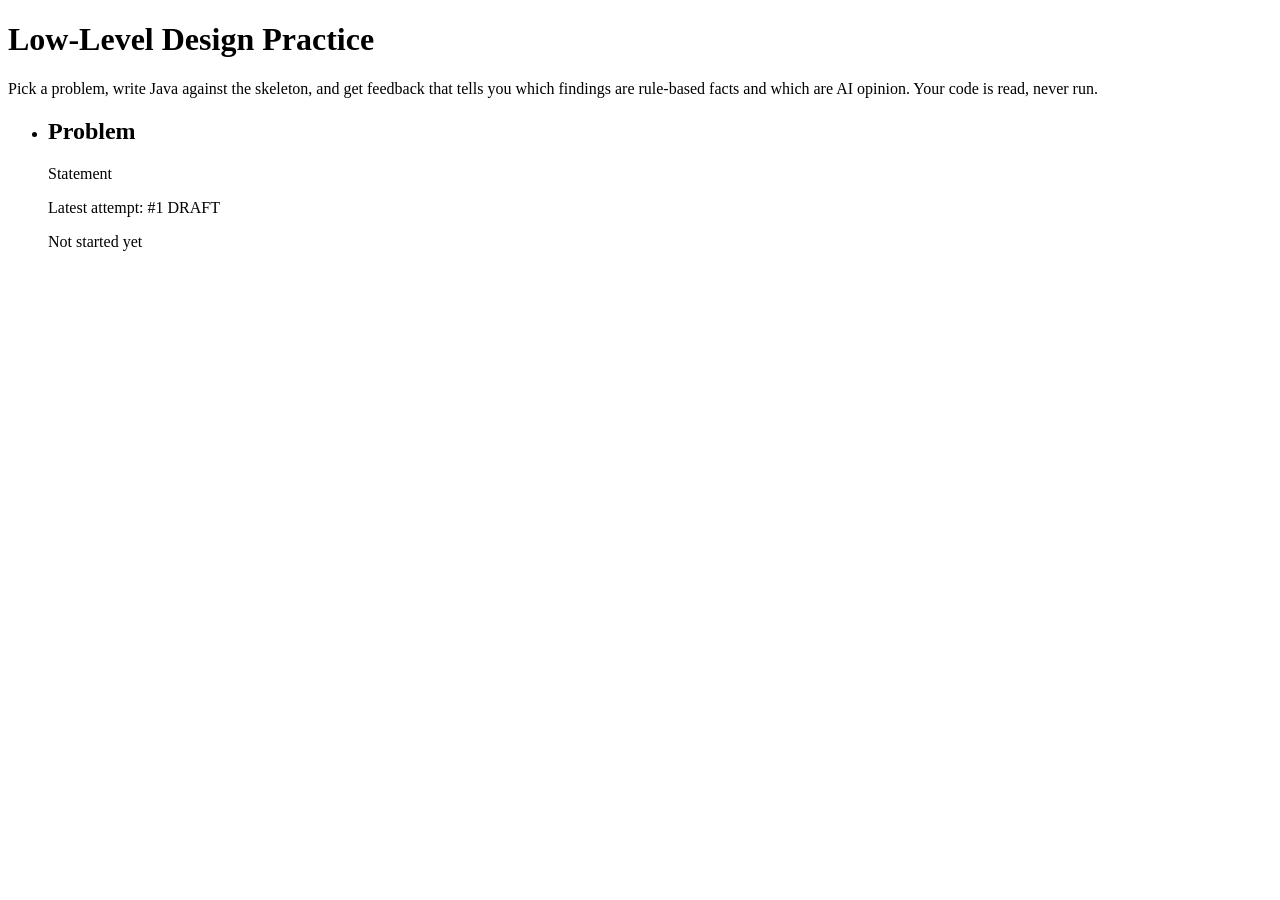
<file: src/main/resources/templates/index.html>
<!DOCTYPE html>
<html xmlns:th="http://www.thymeleaf.org">
<head th:replace="~{fragments :: head('LLD Practice')}"></head>
<body>
<header th:replace="~{fragments :: nav}"></header>
<main>
  <h1>Low-Level Design Practice</h1>
  <p class="lead">Pick a problem, write Java against the skeleton, and get feedback that tells you which findings are
    rule-based facts and which are AI opinion. Your code is read, never run.</p>
  <ul class="cards">
    <li class="card" th:each="p : ${problems}">
      <h2><a th:href="@{/problems/{id}(id=${p.id()})}" th:text="${p.title()}">Problem</a></h2>
      <p th:text="${p.statement()}">Statement</p>
      <th:block th:with="a=${latest.get(p.id())}">
        <p class="muted" th:if="${a != null}">
          Latest attempt:
          <a th:href="@{/attempts/{id}(id=${a.id()})}">#<span th:text="${a.sequence()}">1</span></a>
          <span class="badge" th:classappend="${a.status()}" th:text="${a.status()}">DRAFT</span>
        </p>
        <p class="muted" th:if="${a == null}">Not started yet</p>
      </th:block>
    </li>
  </ul>
</main>
</body>
</html>
</file>
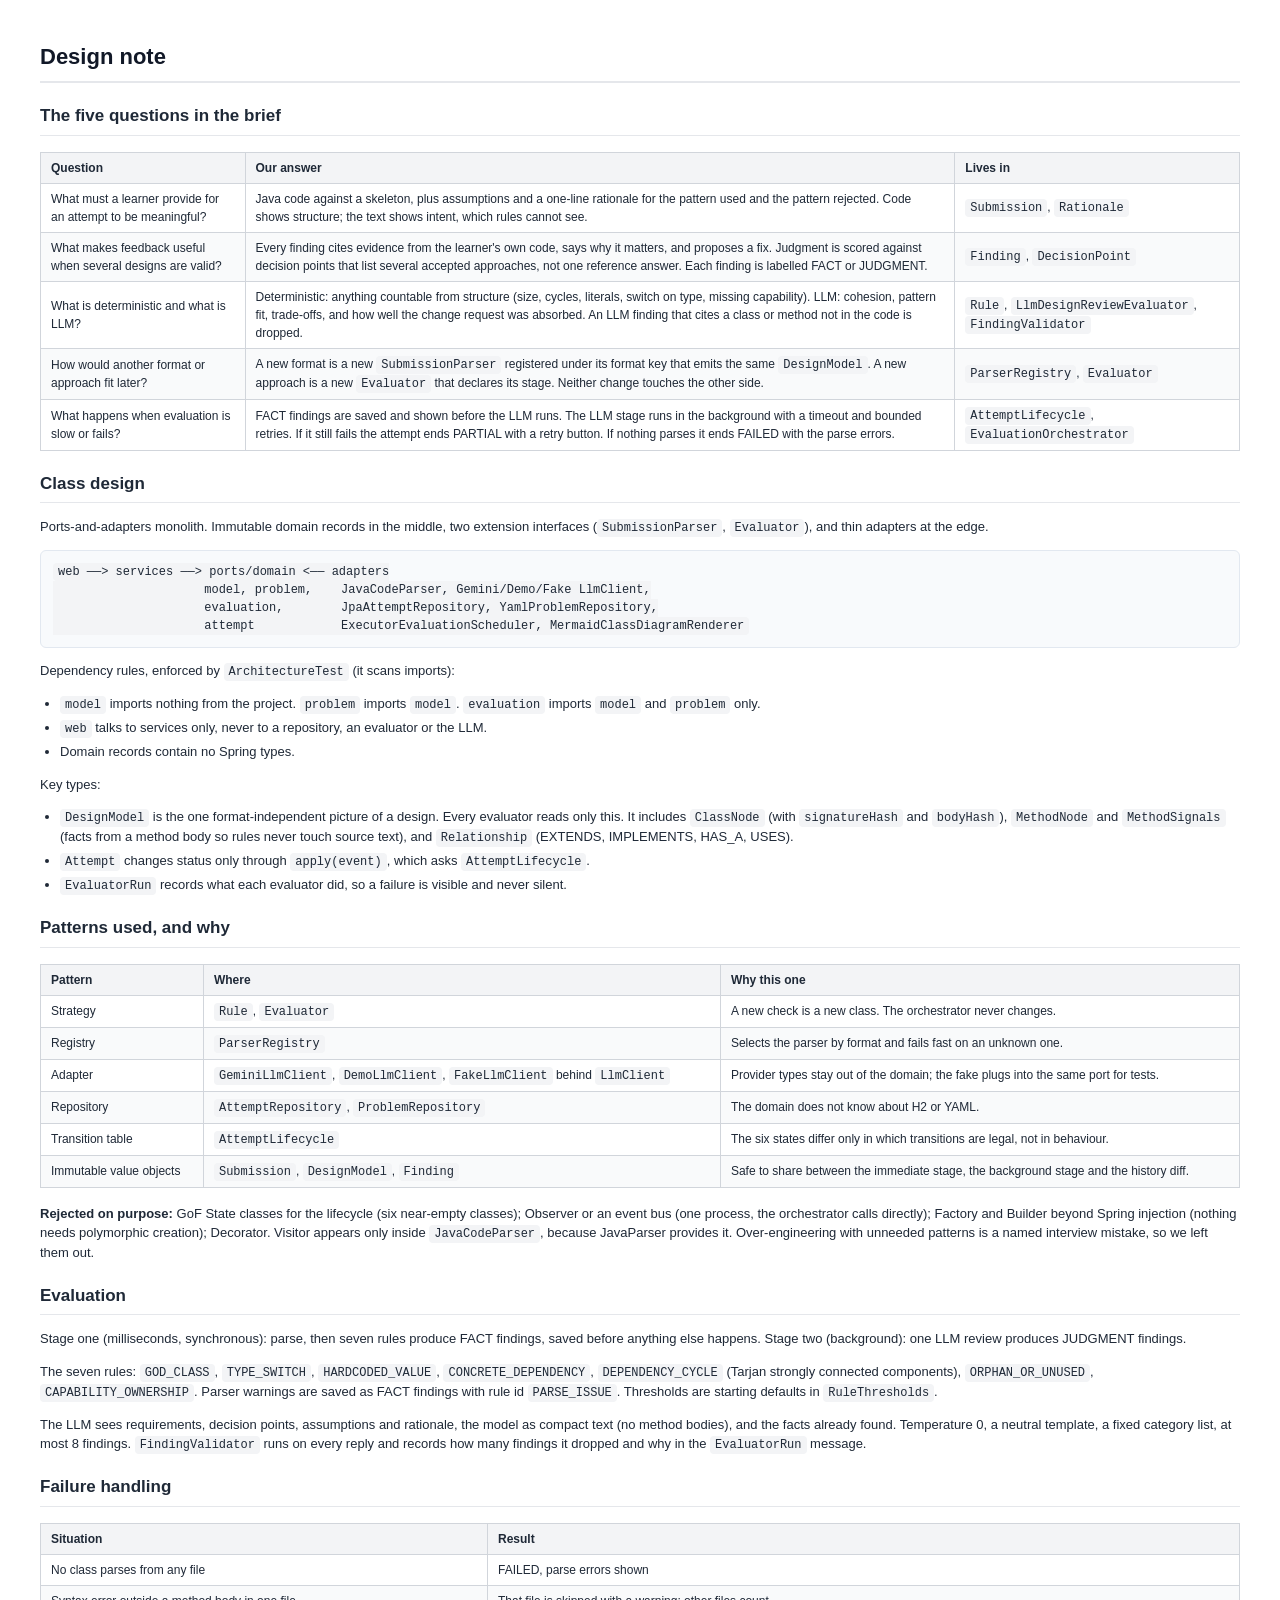
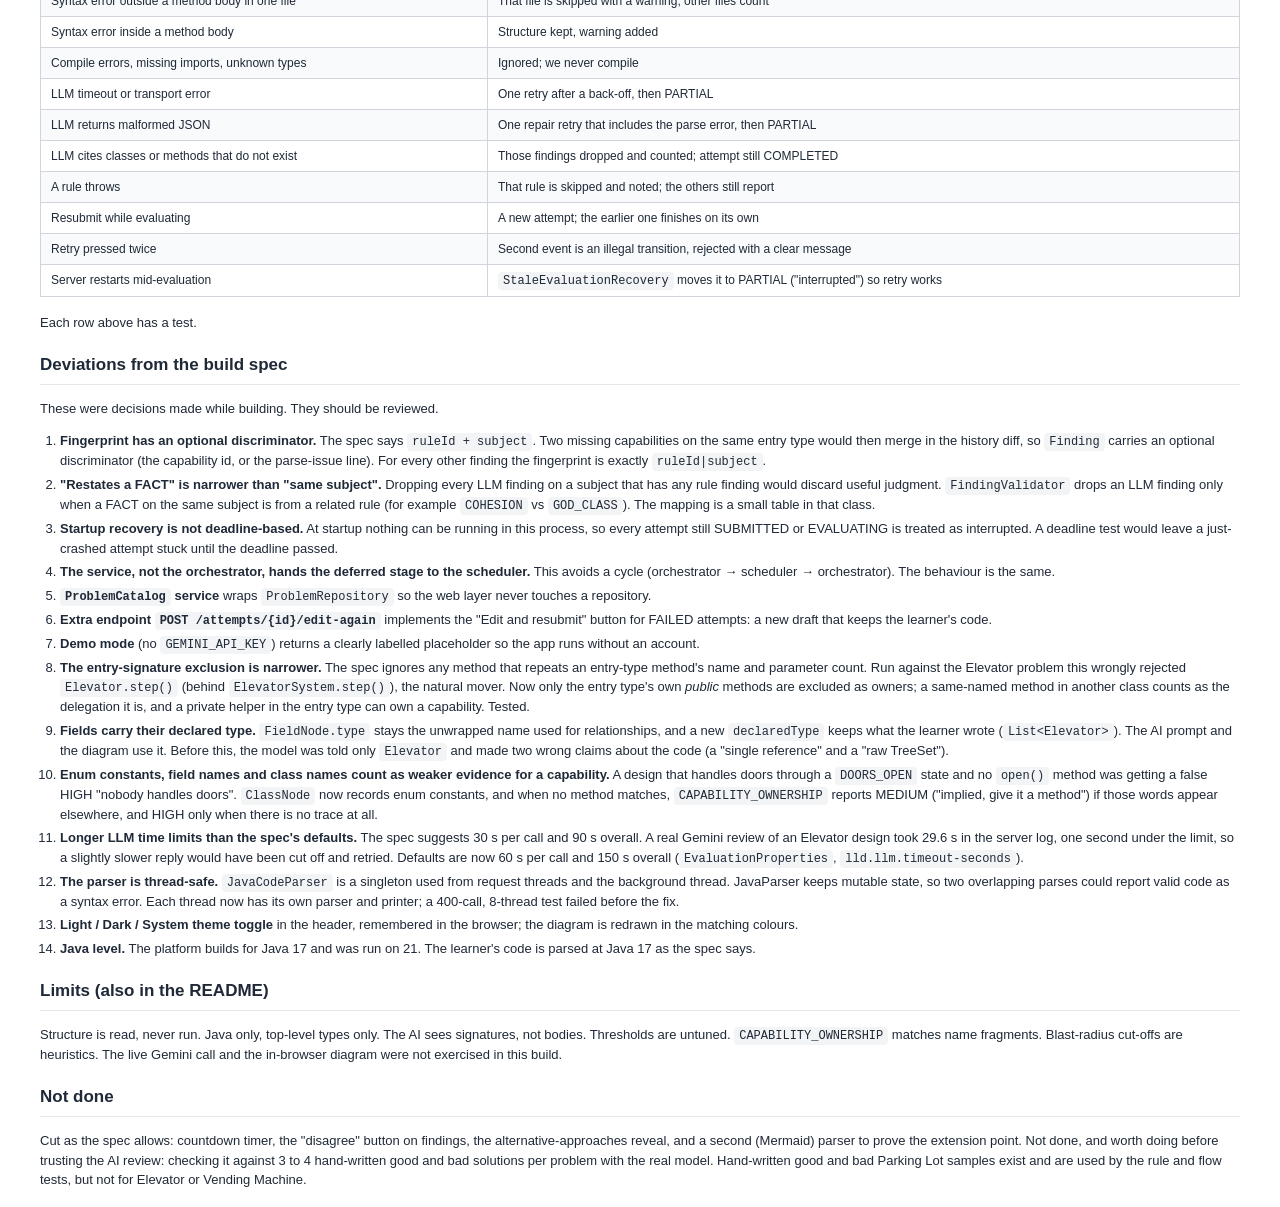
<file: docs/Design_Note_Rishi_Soni.html>
<!DOCTYPE html>
<html>
<head>
<meta charset='utf-8'>
<title>Design Note - LLD Practice Platform</title>
<style>
    body { font-family: -apple-system, BlinkMacSystemFont, 'Segoe UI', Roboto, Helvetica, Arial, sans-serif; line-height: 1.5; color: #1f2937; margin: 40px; font-size: 13px; }
    h1 { color: #111827; border-bottom: 2px solid #e5e7eb; padding-bottom: 8px; margin-top: 24px; font-size: 22px; }
    h2 { color: #1f2937; border-bottom: 1px solid #e5e7eb; padding-bottom: 6px; margin-top: 20px; font-size: 17px; }
    h3 { color: #374151; font-size: 14px; margin-top: 16px; }
    table { border-collapse: collapse; width: 100%; margin: 16px 0; font-size: 12px; }
    th, td { border: 1px solid #d1d5db; padding: 6px 10px; text-align: left; }
    th { background-color: #f3f4f6; font-weight: 600; }
    tr:nth-child(even) { background-color: #f9fafb; }
    code { background: #f3f4f6; padding: 2px 5px; border-radius: 4px; font-family: Consolas, monospace; font-size: 12px; }
    pre { background: #f8fafc; border: 1px solid #e2e8f0; padding: 12px; border-radius: 6px; overflow-x: auto; font-family: Consolas, monospace; font-size: 11px; }
    blockquote { border-left: 4px solid #3b82f6; margin: 0; padding-left: 14px; color: #4b5563; font-style: italic; }
    ul, ol { padding-left: 20px; }
    li { margin-bottom: 4px; }
</style>
</head>
<body>
<h1>Design note</h1>
<h2>The five questions in the brief</h2>
<table>
<thead>
<tr>
<th>Question</th>
<th>Our answer</th>
<th>Lives in</th>
</tr>
</thead>
<tbody>
<tr>
<td>What must a learner provide for an attempt to be meaningful?</td>
<td>Java code against a skeleton, plus assumptions and a one-line rationale for the pattern used and the pattern rejected. Code shows structure; the text shows intent, which rules cannot see.</td>
<td><code>Submission</code>, <code>Rationale</code></td>
</tr>
<tr>
<td>What makes feedback useful when several designs are valid?</td>
<td>Every finding cites evidence from the learner's own code, says why it matters, and proposes a fix. Judgment is scored against decision points that list several accepted approaches, not one reference answer. Each finding is labelled FACT or JUDGMENT.</td>
<td><code>Finding</code>, <code>DecisionPoint</code></td>
</tr>
<tr>
<td>What is deterministic and what is LLM?</td>
<td>Deterministic: anything countable from structure (size, cycles, literals, switch on type, missing capability). LLM: cohesion, pattern fit, trade-offs, and how well the change request was absorbed. An LLM finding that cites a class or method not in the code is dropped.</td>
<td><code>Rule</code>, <code>LlmDesignReviewEvaluator</code>, <code>FindingValidator</code></td>
</tr>
<tr>
<td>How would another format or approach fit later?</td>
<td>A new format is a new <code>SubmissionParser</code> registered under its format key that emits the same <code>DesignModel</code>. A new approach is a new <code>Evaluator</code> that declares its stage. Neither change touches the other side.</td>
<td><code>ParserRegistry</code>, <code>Evaluator</code></td>
</tr>
<tr>
<td>What happens when evaluation is slow or fails?</td>
<td>FACT findings are saved and shown before the LLM runs. The LLM stage runs in the background with a timeout and bounded retries. If it still fails the attempt ends PARTIAL with a retry button. If nothing parses it ends FAILED with the parse errors.</td>
<td><code>AttemptLifecycle</code>, <code>EvaluationOrchestrator</code></td>
</tr>
</tbody>
</table>
<h2>Class design</h2>
<p>Ports-and-adapters monolith. Immutable domain records in the middle, two extension interfaces (<code>SubmissionParser</code>, <code>Evaluator</code>), and thin adapters at the edge.</p>
<pre><code>web ──&gt; services ──&gt; ports/domain &lt;── adapters
                     model, problem,    JavaCodeParser, Gemini/Demo/Fake LlmClient,
                     evaluation,        JpaAttemptRepository, YamlProblemRepository,
                     attempt            ExecutorEvaluationScheduler, MermaidClassDiagramRenderer
</code></pre>
<p>Dependency rules, enforced by <code>ArchitectureTest</code> (it scans imports):</p>
<ul>
<li><code>model</code> imports nothing from the project. <code>problem</code> imports <code>model</code>. <code>evaluation</code> imports <code>model</code> and <code>problem</code> only.</li>
<li><code>web</code> talks to services only, never to a repository, an evaluator or the LLM.</li>
<li>Domain records contain no Spring types.</li>
</ul>
<p>Key types:</p>
<ul>
<li><code>DesignModel</code> is the one format-independent picture of a design. Every evaluator reads only this. It includes <code>ClassNode</code> (with <code>signatureHash</code> and <code>bodyHash</code>), <code>MethodNode</code> and <code>MethodSignals</code> (facts from a method body so rules never touch source text), and <code>Relationship</code> (EXTENDS, IMPLEMENTS, HAS_A, USES).</li>
<li><code>Attempt</code> changes status only through <code>apply(event)</code>, which asks <code>AttemptLifecycle</code>.</li>
<li><code>EvaluatorRun</code> records what each evaluator did, so a failure is visible and never silent.</li>
</ul>
<h2>Patterns used, and why</h2>
<table>
<thead>
<tr>
<th>Pattern</th>
<th>Where</th>
<th>Why this one</th>
</tr>
</thead>
<tbody>
<tr>
<td>Strategy</td>
<td><code>Rule</code>, <code>Evaluator</code></td>
<td>A new check is a new class. The orchestrator never changes.</td>
</tr>
<tr>
<td>Registry</td>
<td><code>ParserRegistry</code></td>
<td>Selects the parser by format and fails fast on an unknown one.</td>
</tr>
<tr>
<td>Adapter</td>
<td><code>GeminiLlmClient</code>, <code>DemoLlmClient</code>, <code>FakeLlmClient</code> behind <code>LlmClient</code></td>
<td>Provider types stay out of the domain; the fake plugs into the same port for tests.</td>
</tr>
<tr>
<td>Repository</td>
<td><code>AttemptRepository</code>, <code>ProblemRepository</code></td>
<td>The domain does not know about H2 or YAML.</td>
</tr>
<tr>
<td>Transition table</td>
<td><code>AttemptLifecycle</code></td>
<td>The six states differ only in which transitions are legal, not in behaviour.</td>
</tr>
<tr>
<td>Immutable value objects</td>
<td><code>Submission</code>, <code>DesignModel</code>, <code>Finding</code></td>
<td>Safe to share between the immediate stage, the background stage and the history diff.</td>
</tr>
</tbody>
</table>
<p><strong>Rejected on purpose:</strong> GoF State classes for the lifecycle (six near-empty classes); Observer or an event bus (one process, the orchestrator calls directly); Factory and Builder beyond Spring injection (nothing needs polymorphic creation); Decorator. Visitor appears only inside <code>JavaCodeParser</code>, because JavaParser provides it. Over-engineering with unneeded patterns is a named interview mistake, so we left them out.</p>
<h2>Evaluation</h2>
<p>Stage one (milliseconds, synchronous): parse, then seven rules produce FACT findings, saved before anything else happens. Stage two (background): one LLM review produces JUDGMENT findings.</p>
<p>The seven rules: <code>GOD_CLASS</code>, <code>TYPE_SWITCH</code>, <code>HARDCODED_VALUE</code>, <code>CONCRETE_DEPENDENCY</code>, <code>DEPENDENCY_CYCLE</code> (Tarjan strongly connected components), <code>ORPHAN_OR_UNUSED</code>, <code>CAPABILITY_OWNERSHIP</code>. Parser warnings are saved as FACT findings with rule id <code>PARSE_ISSUE</code>. Thresholds are starting defaults in <code>RuleThresholds</code>.</p>
<p>The LLM sees requirements, decision points, assumptions and rationale, the model as compact text (no method bodies), and the facts already found. Temperature 0, a neutral template, a fixed category list, at most 8 findings. <code>FindingValidator</code> runs on every reply and records how many findings it dropped and why in the <code>EvaluatorRun</code> message.</p>
<h2>Failure handling</h2>
<table>
<thead>
<tr>
<th>Situation</th>
<th>Result</th>
</tr>
</thead>
<tbody>
<tr>
<td>No class parses from any file</td>
<td>FAILED, parse errors shown</td>
</tr>
<tr>
<td>Syntax error outside a method body in one file</td>
<td>That file is skipped with a warning; other files count</td>
</tr>
<tr>
<td>Syntax error inside a method body</td>
<td>Structure kept, warning added</td>
</tr>
<tr>
<td>Compile errors, missing imports, unknown types</td>
<td>Ignored; we never compile</td>
</tr>
<tr>
<td>LLM timeout or transport error</td>
<td>One retry after a back-off, then PARTIAL</td>
</tr>
<tr>
<td>LLM returns malformed JSON</td>
<td>One repair retry that includes the parse error, then PARTIAL</td>
</tr>
<tr>
<td>LLM cites classes or methods that do not exist</td>
<td>Those findings dropped and counted; attempt still COMPLETED</td>
</tr>
<tr>
<td>A rule throws</td>
<td>That rule is skipped and noted; the others still report</td>
</tr>
<tr>
<td>Resubmit while evaluating</td>
<td>A new attempt; the earlier one finishes on its own</td>
</tr>
<tr>
<td>Retry pressed twice</td>
<td>Second event is an illegal transition, rejected with a clear message</td>
</tr>
<tr>
<td>Server restarts mid-evaluation</td>
<td><code>StaleEvaluationRecovery</code> moves it to PARTIAL ("interrupted") so retry works</td>
</tr>
</tbody>
</table>
<p>Each row above has a test.</p>
<h2>Deviations from the build spec</h2>
<p>These were decisions made while building. They should be reviewed.</p>
<ol>
<li><strong>Fingerprint has an optional discriminator.</strong> The spec says <code>ruleId + subject</code>. Two missing capabilities on the same entry type would then merge in the history diff, so <code>Finding</code> carries an optional discriminator (the capability id, or the parse-issue line). For every other finding the fingerprint is exactly <code>ruleId|subject</code>.</li>
<li><strong>"Restates a FACT" is narrower than "same subject".</strong> Dropping every LLM finding on a subject that has any rule finding would discard useful judgment. <code>FindingValidator</code> drops an LLM finding only when a FACT on the same subject is from a related rule (for example <code>COHESION</code> vs <code>GOD_CLASS</code>). The mapping is a small table in that class.</li>
<li><strong>Startup recovery is not deadline-based.</strong> At startup nothing can be running in this process, so every attempt still SUBMITTED or EVALUATING is treated as interrupted. A deadline test would leave a just-crashed attempt stuck until the deadline passed.</li>
<li><strong>The service, not the orchestrator, hands the deferred stage to the scheduler.</strong> This avoids a cycle (orchestrator → scheduler → orchestrator). The behaviour is the same.</li>
<li><strong><code>ProblemCatalog</code> service</strong> wraps <code>ProblemRepository</code> so the web layer never touches a repository.</li>
<li><strong>Extra endpoint <code>POST /attempts/{id}/edit-again</code></strong> implements the "Edit and resubmit" button for FAILED attempts: a new draft that keeps the learner's code.</li>
<li><strong>Demo mode</strong> (no <code>GEMINI_API_KEY</code>) returns a clearly labelled placeholder so the app runs without an account.</li>
<li><strong>The entry-signature exclusion is narrower.</strong> The spec ignores any method that repeats an entry-type method's name and parameter count. Run against the Elevator problem this wrongly rejected <code>Elevator.step()</code> (behind <code>ElevatorSystem.step()</code>), the natural mover. Now only the entry type's own <em>public</em> methods are excluded as owners; a same-named method in another class counts as the delegation it is, and a private helper in the entry type can own a capability. Tested.</li>
<li><strong>Fields carry their declared type.</strong> <code>FieldNode.type</code> stays the unwrapped name used for relationships, and a new <code>declaredType</code> keeps what the learner wrote (<code>List&lt;Elevator&gt;</code>). The AI prompt and the diagram use it. Before this, the model was told only <code>Elevator</code> and made two wrong claims about the code (a "single reference" and a "raw TreeSet").</li>
<li><strong>Enum constants, field names and class names count as weaker evidence for a capability.</strong> A design that handles doors through a <code>DOORS_OPEN</code> state and no <code>open()</code> method was getting a false HIGH "nobody handles doors". <code>ClassNode</code> now records enum constants, and when no method matches, <code>CAPABILITY_OWNERSHIP</code> reports MEDIUM ("implied, give it a method") if those words appear elsewhere, and HIGH only when there is no trace at all.</li>
<li><strong>Longer LLM time limits than the spec's defaults.</strong> The spec suggests 30 s per call and 90 s overall. A real Gemini review of an Elevator design took 29.6 s in the server log, one second under the limit, so a slightly slower reply would have been cut off and retried. Defaults are now 60 s per call and 150 s overall (<code>EvaluationProperties</code>, <code>lld.llm.timeout-seconds</code>).</li>
<li><strong>The parser is thread-safe.</strong> <code>JavaCodeParser</code> is a singleton used from request threads and the background thread. JavaParser keeps mutable state, so two overlapping parses could report valid code as a syntax error. Each thread now has its own parser and printer; a 400-call, 8-thread test failed before the fix.</li>
<li><strong>Light / Dark / System theme toggle</strong> in the header, remembered in the browser; the diagram is redrawn in the matching colours.</li>
<li><strong>Java level.</strong> The platform builds for Java 17 and was run on 21. The learner's code is parsed at Java 17 as the spec says.</li>
</ol>
<h2>Limits (also in the README)</h2>
<p>Structure is read, never run. Java only, top-level types only. The AI sees signatures, not bodies. Thresholds are untuned. <code>CAPABILITY_OWNERSHIP</code> matches name fragments. Blast-radius cut-offs are heuristics. The live Gemini call and the in-browser diagram were not exercised in this build.</p>
<h2>Not done</h2>
<p>Cut as the spec allows: countdown timer, the "disagree" button on findings, the alternative-approaches reveal, and a second (Mermaid) parser to prove the extension point. Not done, and worth doing before trusting the AI review: checking it against 3 to 4 hand-written good and bad solutions per problem with the real model. Hand-written good and bad Parking Lot samples exist and are used by the rule and flow tests, but not for Elevator or Vending Machine.</p>
</body>
</html>
</file>
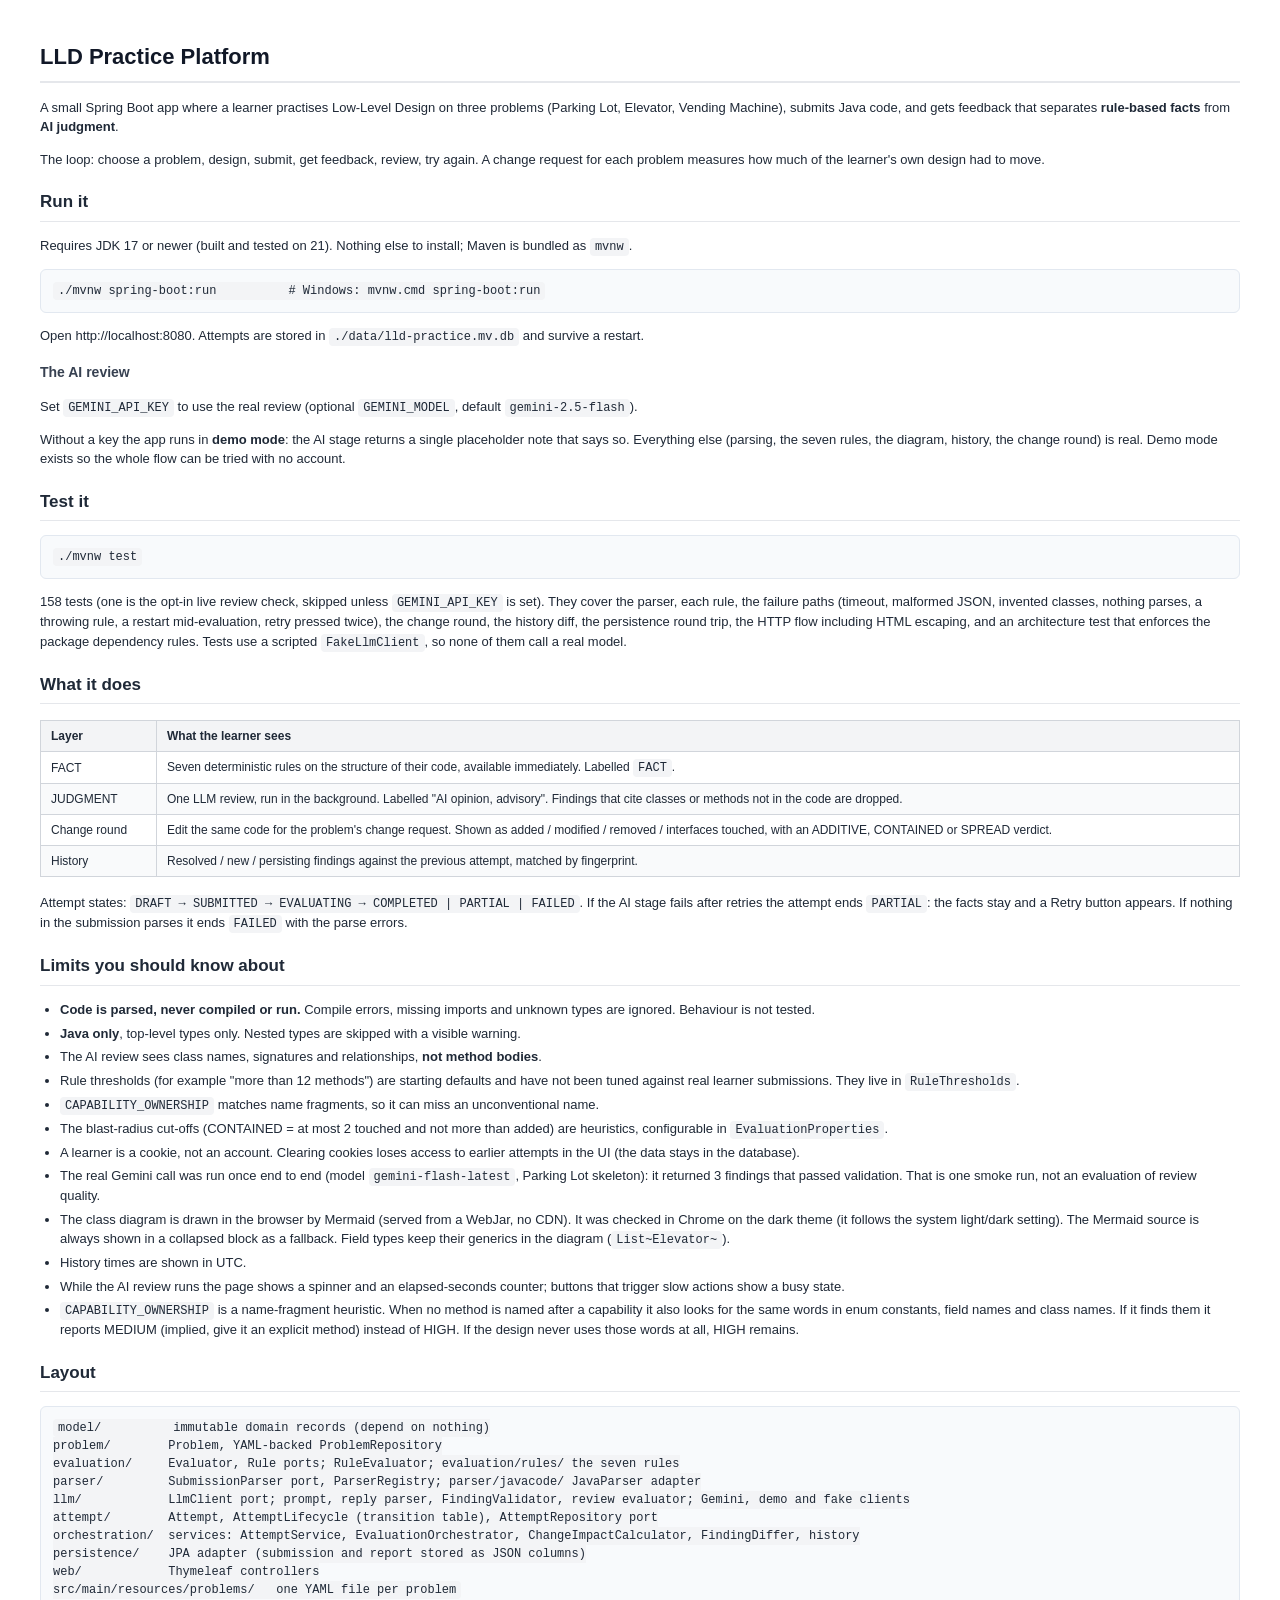
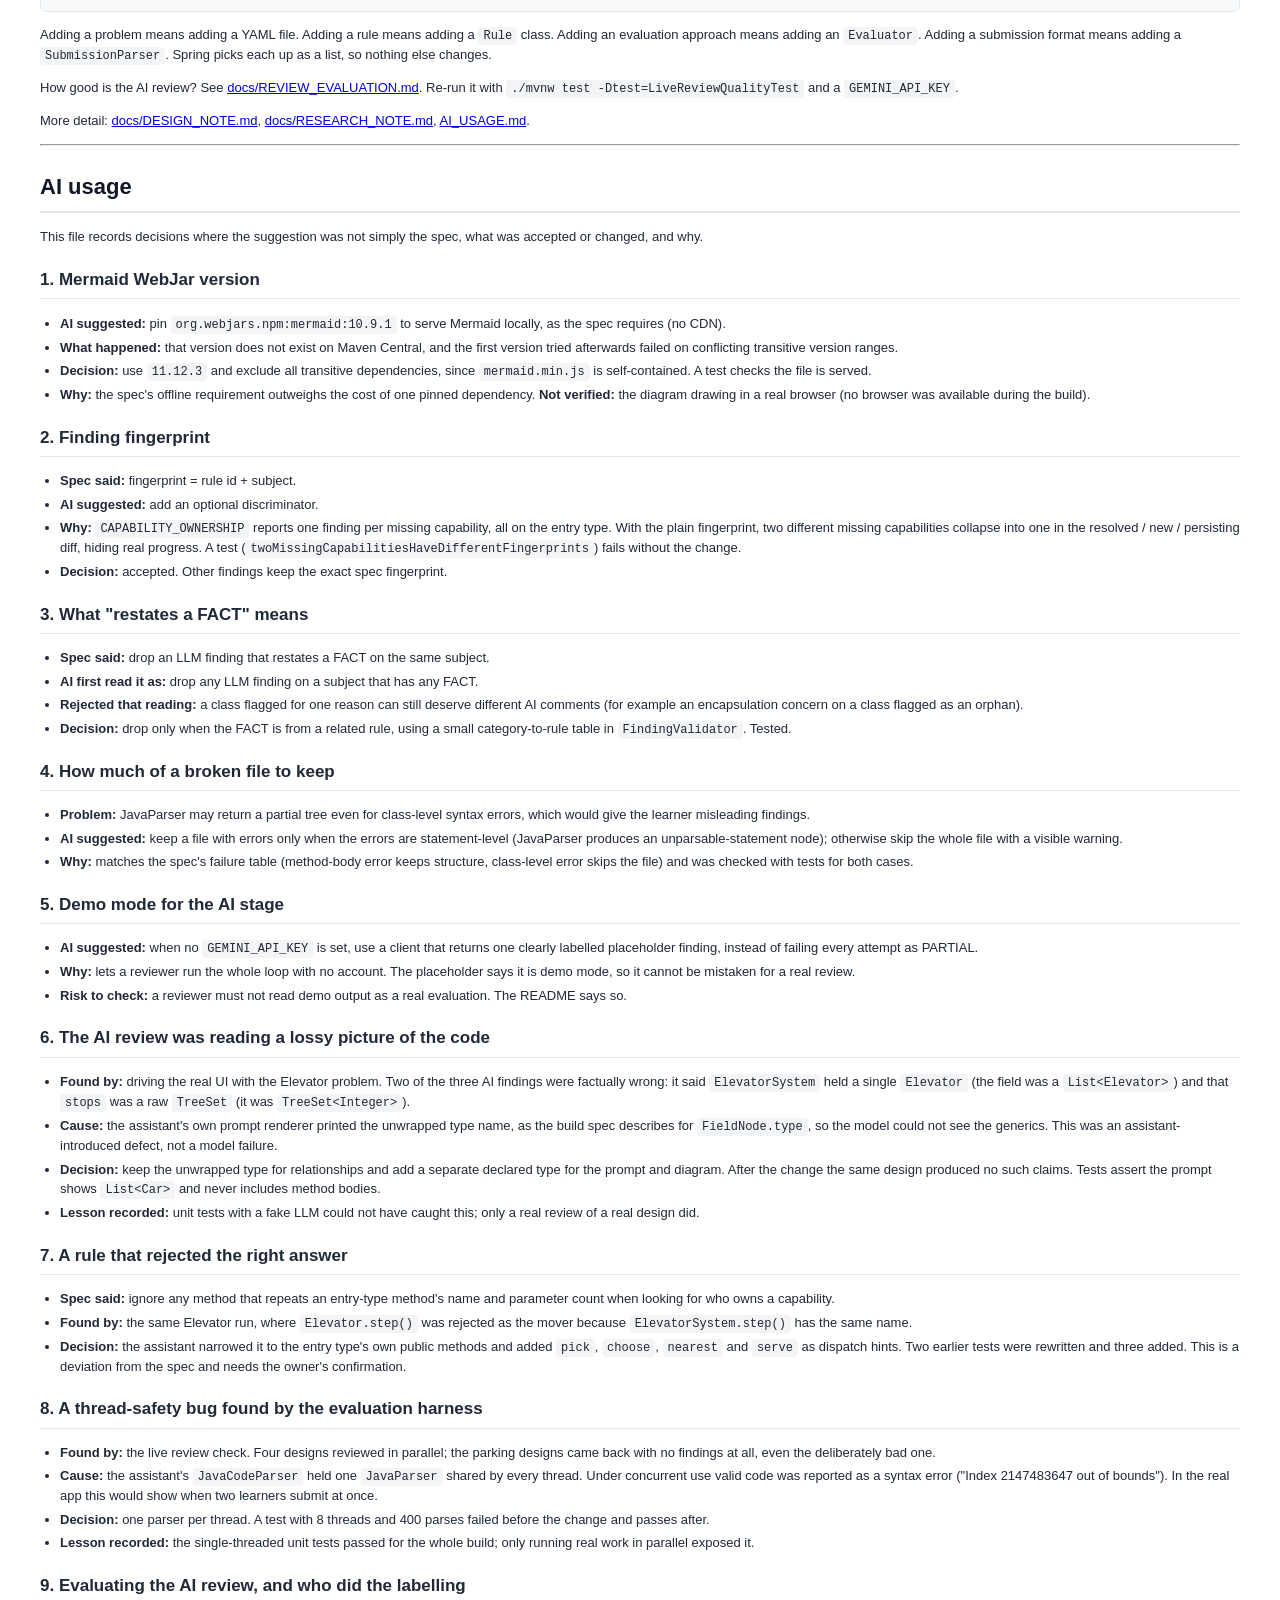
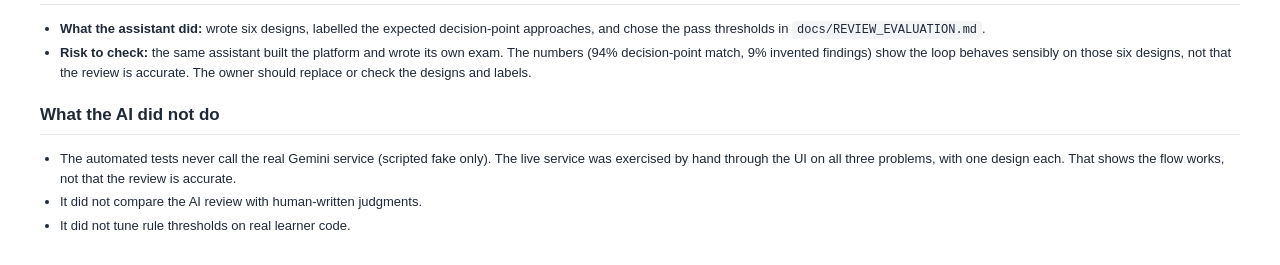
<file: docs/README_and_AI_USAGE_Rishi_Soni.html>
<!DOCTYPE html>
<html>
<head>
<meta charset='utf-8'>
<title>README & AI USAGE - LLD Practice Platform</title>
<style>
    body { font-family: -apple-system, BlinkMacSystemFont, 'Segoe UI', Roboto, Helvetica, Arial, sans-serif; line-height: 1.5; color: #1f2937; margin: 40px; font-size: 13px; }
    h1 { color: #111827; border-bottom: 2px solid #e5e7eb; padding-bottom: 8px; margin-top: 24px; font-size: 22px; }
    h2 { color: #1f2937; border-bottom: 1px solid #e5e7eb; padding-bottom: 6px; margin-top: 20px; font-size: 17px; }
    h3 { color: #374151; font-size: 14px; margin-top: 16px; }
    table { border-collapse: collapse; width: 100%; margin: 16px 0; font-size: 12px; }
    th, td { border: 1px solid #d1d5db; padding: 6px 10px; text-align: left; }
    th { background-color: #f3f4f6; font-weight: 600; }
    tr:nth-child(even) { background-color: #f9fafb; }
    code { background: #f3f4f6; padding: 2px 5px; border-radius: 4px; font-family: Consolas, monospace; font-size: 12px; }
    pre { background: #f8fafc; border: 1px solid #e2e8f0; padding: 12px; border-radius: 6px; overflow-x: auto; font-family: Consolas, monospace; font-size: 11px; }
    blockquote { border-left: 4px solid #3b82f6; margin: 0; padding-left: 14px; color: #4b5563; font-style: italic; }
    ul, ol { padding-left: 20px; }
    li { margin-bottom: 4px; }
</style>
</head>
<body>
<h1>LLD Practice Platform</h1>
<p>A small Spring Boot app where a learner practises Low-Level Design on three problems (Parking Lot, Elevator, Vending Machine), submits Java code, and gets feedback that separates <strong>rule-based facts</strong> from <strong>AI judgment</strong>.</p>
<p>The loop: choose a problem, design, submit, get feedback, review, try again. A change request for each problem measures how much of the learner's own design had to move.</p>
<h2>Run it</h2>
<p>Requires JDK 17 or newer (built and tested on 21). Nothing else to install; Maven is bundled as <code>mvnw</code>.</p>
<pre><code>./mvnw spring-boot:run          # Windows: mvnw.cmd spring-boot:run
</code></pre>
<p>Open http://localhost:8080. Attempts are stored in <code>./data/lld-practice.mv.db</code> and survive a restart.</p>
<h3>The AI review</h3>
<p>Set <code>GEMINI_API_KEY</code> to use the real review (optional <code>GEMINI_MODEL</code>, default <code>gemini-2.5-flash</code>).</p>
<p>Without a key the app runs in <strong>demo mode</strong>: the AI stage returns a single placeholder note that says so. Everything else (parsing, the seven rules, the diagram, history, the change round) is real. Demo mode exists so the whole flow can be tried with no account.</p>
<h2>Test it</h2>
<pre><code>./mvnw test
</code></pre>
<p>158 tests (one is the opt-in live review check, skipped unless <code>GEMINI_API_KEY</code> is set). They cover the parser, each rule, the failure paths (timeout, malformed JSON, invented classes, nothing parses, a throwing rule, a restart mid-evaluation, retry pressed twice), the change round, the history diff, the persistence round trip, the HTTP flow including HTML escaping, and an architecture test that enforces the package dependency rules. Tests use a scripted <code>FakeLlmClient</code>, so none of them call a real model.</p>
<h2>What it does</h2>
<table>
<thead>
<tr>
<th>Layer</th>
<th>What the learner sees</th>
</tr>
</thead>
<tbody>
<tr>
<td>FACT</td>
<td>Seven deterministic rules on the structure of their code, available immediately. Labelled <code>FACT</code>.</td>
</tr>
<tr>
<td>JUDGMENT</td>
<td>One LLM review, run in the background. Labelled "AI opinion, advisory". Findings that cite classes or methods not in the code are dropped.</td>
</tr>
<tr>
<td>Change round</td>
<td>Edit the same code for the problem's change request. Shown as added / modified / removed / interfaces touched, with an ADDITIVE, CONTAINED or SPREAD verdict.</td>
</tr>
<tr>
<td>History</td>
<td>Resolved / new / persisting findings against the previous attempt, matched by fingerprint.</td>
</tr>
</tbody>
</table>
<p>Attempt states: <code>DRAFT → SUBMITTED → EVALUATING → COMPLETED | PARTIAL | FAILED</code>. If the AI stage fails after retries the attempt ends <code>PARTIAL</code>: the facts stay and a Retry button appears. If nothing in the submission parses it ends <code>FAILED</code> with the parse errors.</p>
<h2>Limits you should know about</h2>
<ul>
<li><strong>Code is parsed, never compiled or run.</strong> Compile errors, missing imports and unknown types are ignored. Behaviour is not tested.</li>
<li><strong>Java only</strong>, top-level types only. Nested types are skipped with a visible warning.</li>
<li>The AI review sees class names, signatures and relationships, <strong>not method bodies</strong>.</li>
<li>Rule thresholds (for example "more than 12 methods") are starting defaults and have not been tuned against real learner submissions. They live in <code>RuleThresholds</code>.</li>
<li><code>CAPABILITY_OWNERSHIP</code> matches name fragments, so it can miss an unconventional name.</li>
<li>The blast-radius cut-offs (CONTAINED = at most 2 touched and not more than added) are heuristics, configurable in <code>EvaluationProperties</code>.</li>
<li>A learner is a cookie, not an account. Clearing cookies loses access to earlier attempts in the UI (the data stays in the database).</li>
<li>The real Gemini call was run once end to end (model <code>gemini-flash-latest</code>, Parking Lot skeleton): it returned 3 findings that passed validation. That is one smoke run, not an evaluation of review quality.</li>
<li>The class diagram is drawn in the browser by Mermaid (served from a WebJar, no CDN). It was checked in Chrome on the dark theme (it follows the system light/dark setting). The Mermaid source is always shown in a collapsed block as a fallback. Field types keep their generics in the diagram (<code>List~Elevator~</code>).</li>
<li>History times are shown in UTC.</li>
<li>While the AI review runs the page shows a spinner and an elapsed-seconds counter; buttons that trigger slow actions show a busy state.</li>
<li><code>CAPABILITY_OWNERSHIP</code> is a name-fragment heuristic. When no method is named after a capability it also looks for the same words in enum constants, field names and class names. If it finds them it reports MEDIUM (implied, give it an explicit method) instead of HIGH. If the design never uses those words at all, HIGH remains.</li>
</ul>
<h2>Layout</h2>
<pre><code>model/          immutable domain records (depend on nothing)
problem/        Problem, YAML-backed ProblemRepository
evaluation/     Evaluator, Rule ports; RuleEvaluator; evaluation/rules/ the seven rules
parser/         SubmissionParser port, ParserRegistry; parser/javacode/ JavaParser adapter
llm/            LlmClient port; prompt, reply parser, FindingValidator, review evaluator; Gemini, demo and fake clients
attempt/        Attempt, AttemptLifecycle (transition table), AttemptRepository port
orchestration/  services: AttemptService, EvaluationOrchestrator, ChangeImpactCalculator, FindingDiffer, history
persistence/    JPA adapter (submission and report stored as JSON columns)
web/            Thymeleaf controllers
src/main/resources/problems/   one YAML file per problem
</code></pre>
<p>Adding a problem means adding a YAML file. Adding a rule means adding a <code>Rule</code> class. Adding an evaluation approach means adding an <code>Evaluator</code>. Adding a submission format means adding a <code>SubmissionParser</code>. Spring picks each up as a list, so nothing else changes.</p>
<p>How good is the AI review? See <a href="docs/REVIEW_EVALUATION.md">docs/REVIEW_EVALUATION.md</a>. Re-run it with <code>./mvnw test -Dtest=LiveReviewQualityTest</code> and a <code>GEMINI_API_KEY</code>.</p>
<p>More detail: <a href="docs/DESIGN_NOTE.md">docs/DESIGN_NOTE.md</a>, <a href="docs/RESEARCH_NOTE.md">docs/RESEARCH_NOTE.md</a>, <a href="AI_USAGE.md">AI_USAGE.md</a>.</p>
<hr />
<h1>AI usage</h1>
<p>This file records decisions where the suggestion was not simply the spec, what was accepted or changed, and why.</p>
<h2>1. Mermaid WebJar version</h2>
<ul>
<li><strong>AI suggested:</strong> pin <code>org.webjars.npm:mermaid:10.9.1</code> to serve Mermaid locally, as the spec requires (no CDN).</li>
<li><strong>What happened:</strong> that version does not exist on Maven Central, and the first version tried afterwards failed on conflicting transitive version ranges.</li>
<li><strong>Decision:</strong> use <code>11.12.3</code> and exclude all transitive dependencies, since <code>mermaid.min.js</code> is self-contained. A test checks the file is served.</li>
<li><strong>Why:</strong> the spec's offline requirement outweighs the cost of one pinned dependency. <strong>Not verified:</strong> the diagram drawing in a real browser (no browser was available during the build).</li>
</ul>
<h2>2. Finding fingerprint</h2>
<ul>
<li><strong>Spec said:</strong> fingerprint = rule id + subject.</li>
<li><strong>AI suggested:</strong> add an optional discriminator.</li>
<li><strong>Why:</strong> <code>CAPABILITY_OWNERSHIP</code> reports one finding per missing capability, all on the entry type. With the plain fingerprint, two different missing capabilities collapse into one in the resolved / new / persisting diff, hiding real progress. A test (<code>twoMissingCapabilitiesHaveDifferentFingerprints</code>) fails without the change.</li>
<li><strong>Decision:</strong> accepted. Other findings keep the exact spec fingerprint.</li>
</ul>
<h2>3. What "restates a FACT" means</h2>
<ul>
<li><strong>Spec said:</strong> drop an LLM finding that restates a FACT on the same subject.</li>
<li><strong>AI first read it as:</strong> drop any LLM finding on a subject that has any FACT.</li>
<li><strong>Rejected that reading:</strong> a class flagged for one reason can still deserve different AI comments (for example an encapsulation concern on a class flagged as an orphan).</li>
<li><strong>Decision:</strong> drop only when the FACT is from a related rule, using a small category-to-rule table in <code>FindingValidator</code>. Tested.</li>
</ul>
<h2>4. How much of a broken file to keep</h2>
<ul>
<li><strong>Problem:</strong> JavaParser may return a partial tree even for class-level syntax errors, which would give the learner misleading findings.</li>
<li><strong>AI suggested:</strong> keep a file with errors only when the errors are statement-level (JavaParser produces an unparsable-statement node); otherwise skip the whole file with a visible warning.</li>
<li><strong>Why:</strong> matches the spec's failure table (method-body error keeps structure, class-level error skips the file) and was checked with tests for both cases.</li>
</ul>
<h2>5. Demo mode for the AI stage</h2>
<ul>
<li><strong>AI suggested:</strong> when no <code>GEMINI_API_KEY</code> is set, use a client that returns one clearly labelled placeholder finding, instead of failing every attempt as PARTIAL.</li>
<li><strong>Why:</strong> lets a reviewer run the whole loop with no account. The placeholder says it is demo mode, so it cannot be mistaken for a real review.</li>
<li><strong>Risk to check:</strong> a reviewer must not read demo output as a real evaluation. The README says so.</li>
</ul>
<h2>6. The AI review was reading a lossy picture of the code</h2>
<ul>
<li><strong>Found by:</strong> driving the real UI with the Elevator problem. Two of the three AI findings were factually wrong: it said <code>ElevatorSystem</code> held a single <code>Elevator</code> (the field was a <code>List&lt;Elevator&gt;</code>) and that <code>stops</code> was a raw <code>TreeSet</code> (it was <code>TreeSet&lt;Integer&gt;</code>).</li>
<li><strong>Cause:</strong> the assistant's own prompt renderer printed the unwrapped type name, as the build spec describes for <code>FieldNode.type</code>, so the model could not see the generics. This was an assistant-introduced defect, not a model failure.</li>
<li><strong>Decision:</strong> keep the unwrapped type for relationships and add a separate declared type for the prompt and diagram. After the change the same design produced no such claims. Tests assert the prompt shows <code>List&lt;Car&gt;</code> and never includes method bodies.</li>
<li><strong>Lesson recorded:</strong> unit tests with a fake LLM could not have caught this; only a real review of a real design did.</li>
</ul>
<h2>7. A rule that rejected the right answer</h2>
<ul>
<li><strong>Spec said:</strong> ignore any method that repeats an entry-type method's name and parameter count when looking for who owns a capability.</li>
<li><strong>Found by:</strong> the same Elevator run, where <code>Elevator.step()</code> was rejected as the mover because <code>ElevatorSystem.step()</code> has the same name.</li>
<li><strong>Decision:</strong> the assistant narrowed it to the entry type's own public methods and added <code>pick</code>, <code>choose</code>, <code>nearest</code> and <code>serve</code> as dispatch hints. Two earlier tests were rewritten and three added. This is a deviation from the spec and needs the owner's confirmation.</li>
</ul>
<h2>8. A thread-safety bug found by the evaluation harness</h2>
<ul>
<li><strong>Found by:</strong> the live review check. Four designs reviewed in parallel; the parking designs came back with no findings at all, even the deliberately bad one.</li>
<li><strong>Cause:</strong> the assistant's <code>JavaCodeParser</code> held one <code>JavaParser</code> shared by every thread. Under concurrent use valid code was reported as a syntax error ("Index 2147483647 out of bounds"). In the real app this would show when two learners submit at once.</li>
<li><strong>Decision:</strong> one parser per thread. A test with 8 threads and 400 parses failed before the change and passes after.</li>
<li><strong>Lesson recorded:</strong> the single-threaded unit tests passed for the whole build; only running real work in parallel exposed it.</li>
</ul>
<h2>9. Evaluating the AI review, and who did the labelling</h2>
<ul>
<li><strong>What the assistant did:</strong> wrote six designs, labelled the expected decision-point approaches, and chose the pass thresholds in <code>docs/REVIEW_EVALUATION.md</code>.</li>
<li><strong>Risk to check:</strong> the same assistant built the platform and wrote its own exam. The numbers (94% decision-point match, 9% invented findings) show the loop behaves sensibly on those six designs, not that the review is accurate. The owner should replace or check the designs and labels.</li>
</ul>
<h2>What the AI did not do</h2>
<ul>
<li>The automated tests never call the real Gemini service (scripted fake only). The live service was exercised by hand through the UI on all three problems, with one design each. That shows the flow works, not that the review is accurate.</li>
<li>It did not compare the AI review with human-written judgments.</li>
<li>It did not tune rule thresholds on real learner code.</li>
</ul>
</body>
</html>
</file>
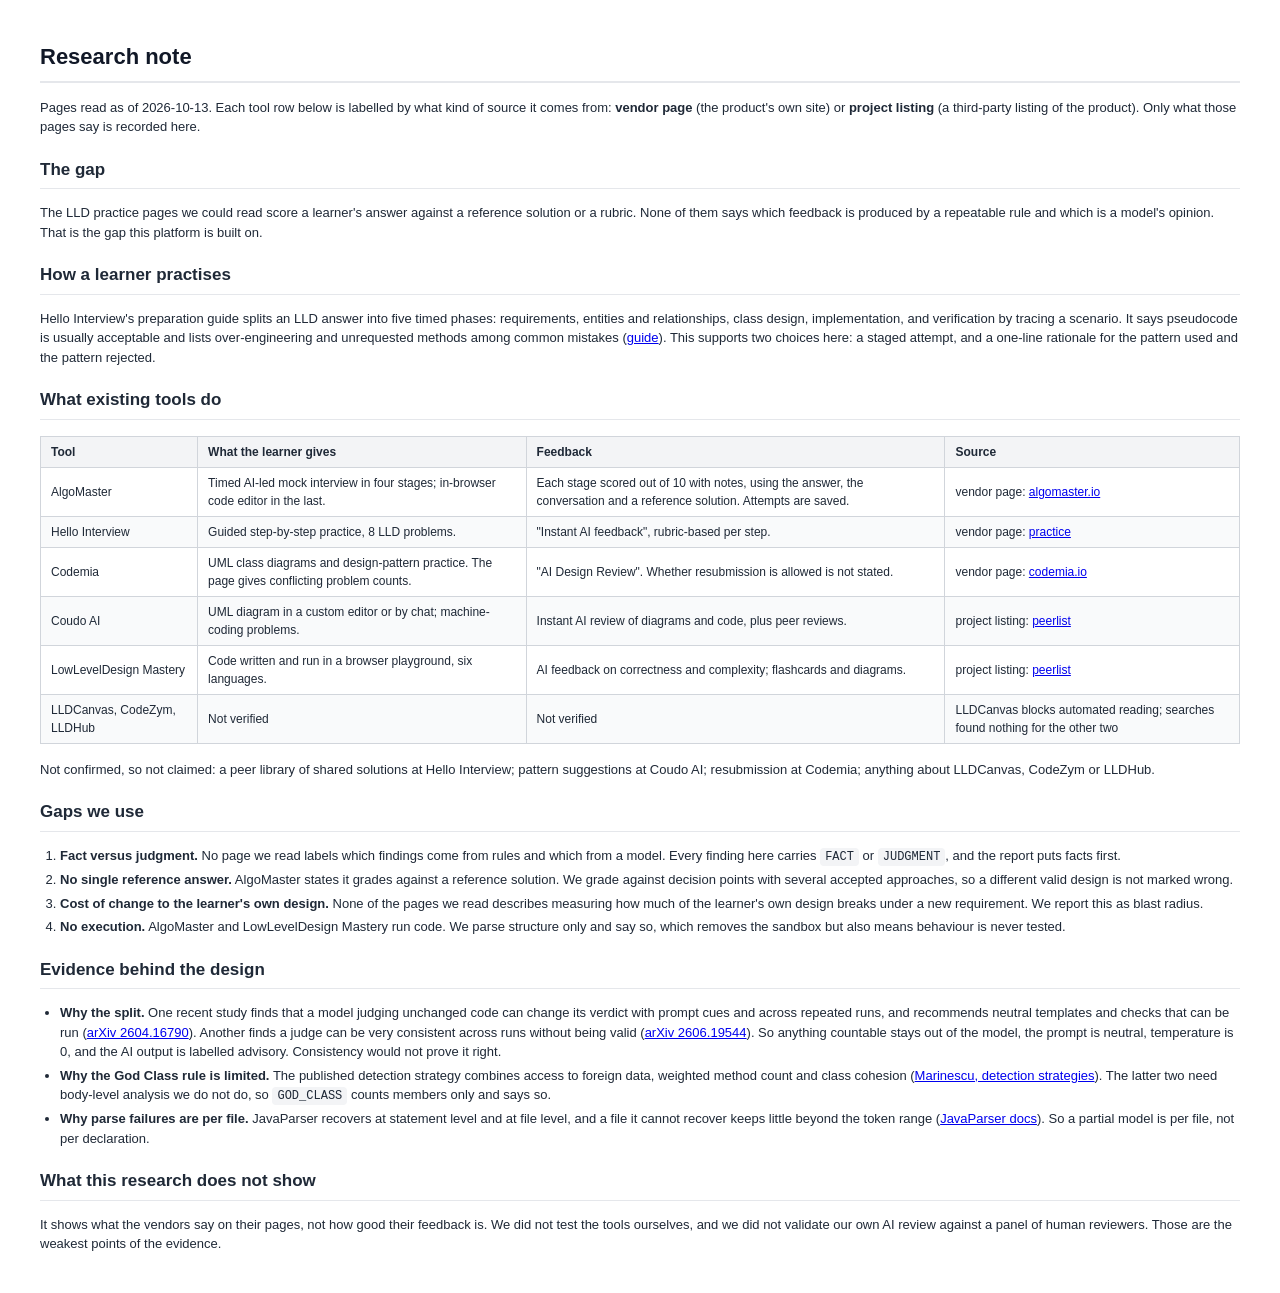
<file: docs/Research_Note_Rishi_Soni.html>
<!DOCTYPE html>
<html>
<head>
<meta charset='utf-8'>
<title>Research Note - LLD Practice Platform</title>
<style>
    body { font-family: -apple-system, BlinkMacSystemFont, 'Segoe UI', Roboto, Helvetica, Arial, sans-serif; line-height: 1.5; color: #1f2937; margin: 40px; font-size: 13px; }
    h1 { color: #111827; border-bottom: 2px solid #e5e7eb; padding-bottom: 8px; margin-top: 24px; font-size: 22px; }
    h2 { color: #1f2937; border-bottom: 1px solid #e5e7eb; padding-bottom: 6px; margin-top: 20px; font-size: 17px; }
    h3 { color: #374151; font-size: 14px; margin-top: 16px; }
    table { border-collapse: collapse; width: 100%; margin: 16px 0; font-size: 12px; }
    th, td { border: 1px solid #d1d5db; padding: 6px 10px; text-align: left; }
    th { background-color: #f3f4f6; font-weight: 600; }
    tr:nth-child(even) { background-color: #f9fafb; }
    code { background: #f3f4f6; padding: 2px 5px; border-radius: 4px; font-family: Consolas, monospace; font-size: 12px; }
    pre { background: #f8fafc; border: 1px solid #e2e8f0; padding: 12px; border-radius: 6px; overflow-x: auto; font-family: Consolas, monospace; font-size: 11px; }
    blockquote { border-left: 4px solid #3b82f6; margin: 0; padding-left: 14px; color: #4b5563; font-style: italic; }
    ul, ol { padding-left: 20px; }
    li { margin-bottom: 4px; }
</style>
</head>
<body>
<h1>Research note</h1>
<p>Pages read as of 2026-10-13. Each tool row below is labelled by what kind of source it comes from: <strong>vendor page</strong> (the product's own site) or <strong>project listing</strong> (a third-party listing of the product). Only what those pages say is recorded here.</p>
<h2>The gap</h2>
<p>The LLD practice pages we could read score a learner's answer against a reference solution or a rubric. None of them says which feedback is produced by a repeatable rule and which is a model's opinion. That is the gap this platform is built on.</p>
<h2>How a learner practises</h2>
<p>Hello Interview's preparation guide splits an LLD answer into five timed phases: requirements, entities and relationships, class design, implementation, and verification by tracing a scenario. It says pseudocode is usually acceptable and lists over-engineering and unrequested methods among common mistakes (<a href="https://www.hellointerview.com/blog/how-to-prepare-lld">guide</a>). This supports two choices here: a staged attempt, and a one-line rationale for the pattern used and the pattern rejected.</p>
<h2>What existing tools do</h2>
<table>
<thead>
<tr>
<th>Tool</th>
<th>What the learner gives</th>
<th>Feedback</th>
<th>Source</th>
</tr>
</thead>
<tbody>
<tr>
<td>AlgoMaster</td>
<td>Timed AI-led mock interview in four stages; in-browser code editor in the last.</td>
<td>Each stage scored out of 10 with notes, using the answer, the conversation and a reference solution. Attempts are saved.</td>
<td>vendor page: <a href="https://algomaster.io/interview/low-level-design">algomaster.io</a></td>
</tr>
<tr>
<td>Hello Interview</td>
<td>Guided step-by-step practice, 8 LLD problems.</td>
<td>"Instant AI feedback", rubric-based per step.</td>
<td>vendor page: <a href="https://www.hellointerview.com/practice">practice</a></td>
</tr>
<tr>
<td>Codemia</td>
<td>UML class diagrams and design-pattern practice. The page gives conflicting problem counts.</td>
<td>"AI Design Review". Whether resubmission is allowed is not stated.</td>
<td>vendor page: <a href="https://codemia.io">codemia.io</a></td>
</tr>
<tr>
<td>Coudo AI</td>
<td>UML diagram in a custom editor or by chat; machine-coding problems.</td>
<td>Instant AI review of diagrams and code, plus peer reviews.</td>
<td>project listing: <a href="https://peerlist.io/shivam_chauhan/project/coudo-ai">peerlist</a></td>
</tr>
<tr>
<td>LowLevelDesign Mastery</td>
<td>Code written and run in a browser playground, six languages.</td>
<td>AI feedback on correctness and complexity; flashcards and diagrams.</td>
<td>project listing: <a href="https://peerlist.io/vdsanku/project/lowleveldesign-mastery">peerlist</a></td>
</tr>
<tr>
<td>LLDCanvas, CodeZym, LLDHub</td>
<td>Not verified</td>
<td>Not verified</td>
<td>LLDCanvas blocks automated reading; searches found nothing for the other two</td>
</tr>
</tbody>
</table>
<p>Not confirmed, so not claimed: a peer library of shared solutions at Hello Interview; pattern suggestions at Coudo AI; resubmission at Codemia; anything about LLDCanvas, CodeZym or LLDHub.</p>
<h2>Gaps we use</h2>
<ol>
<li><strong>Fact versus judgment.</strong> No page we read labels which findings come from rules and which from a model. Every finding here carries <code>FACT</code> or <code>JUDGMENT</code>, and the report puts facts first.</li>
<li><strong>No single reference answer.</strong> AlgoMaster states it grades against a reference solution. We grade against decision points with several accepted approaches, so a different valid design is not marked wrong.</li>
<li><strong>Cost of change to the learner's own design.</strong> None of the pages we read describes measuring how much of the learner's own design breaks under a new requirement. We report this as blast radius.</li>
<li><strong>No execution.</strong> AlgoMaster and LowLevelDesign Mastery run code. We parse structure only and say so, which removes the sandbox but also means behaviour is never tested.</li>
</ol>
<h2>Evidence behind the design</h2>
<ul>
<li><strong>Why the split.</strong> One recent study finds that a model judging unchanged code can change its verdict with prompt cues and across repeated runs, and recommends neutral templates and checks that can be run (<a href="https://arxiv.org/abs/2604.16790">arXiv 2604.16790</a>). Another finds a judge can be very consistent across runs without being valid (<a href="https://arxiv.org/abs/2606.19544">arXiv 2606.19544</a>). So anything countable stays out of the model, the prompt is neutral, temperature is 0, and the AI output is labelled advisory. Consistency would not prove it right.</li>
<li><strong>Why the God Class rule is limited.</strong> The published detection strategy combines access to foreign data, weighted method count and class cohesion (<a href="https://homepages.dcc.ufmg.br/~figueiredo/disciplinas/lectures/detection-strategy_v01.pdf">Marinescu, detection strategies</a>). The latter two need body-level analysis we do not do, so <code>GOD_CLASS</code> counts members only and says so.</li>
<li><strong>Why parse failures are per file.</strong> JavaParser recovers at statement level and at file level, and a file it cannot recover keeps little beyond the token range (<a href="https://javaparser.org/parse-error-recovery">JavaParser docs</a>). So a partial model is per file, not per declaration.</li>
</ul>
<h2>What this research does not show</h2>
<p>It shows what the vendors say on their pages, not how good their feedback is. We did not test the tools ourselves, and we did not validate our own AI review against a panel of human reviewers. Those are the weakest points of the evidence.</p>
</body>
</html>
</file>
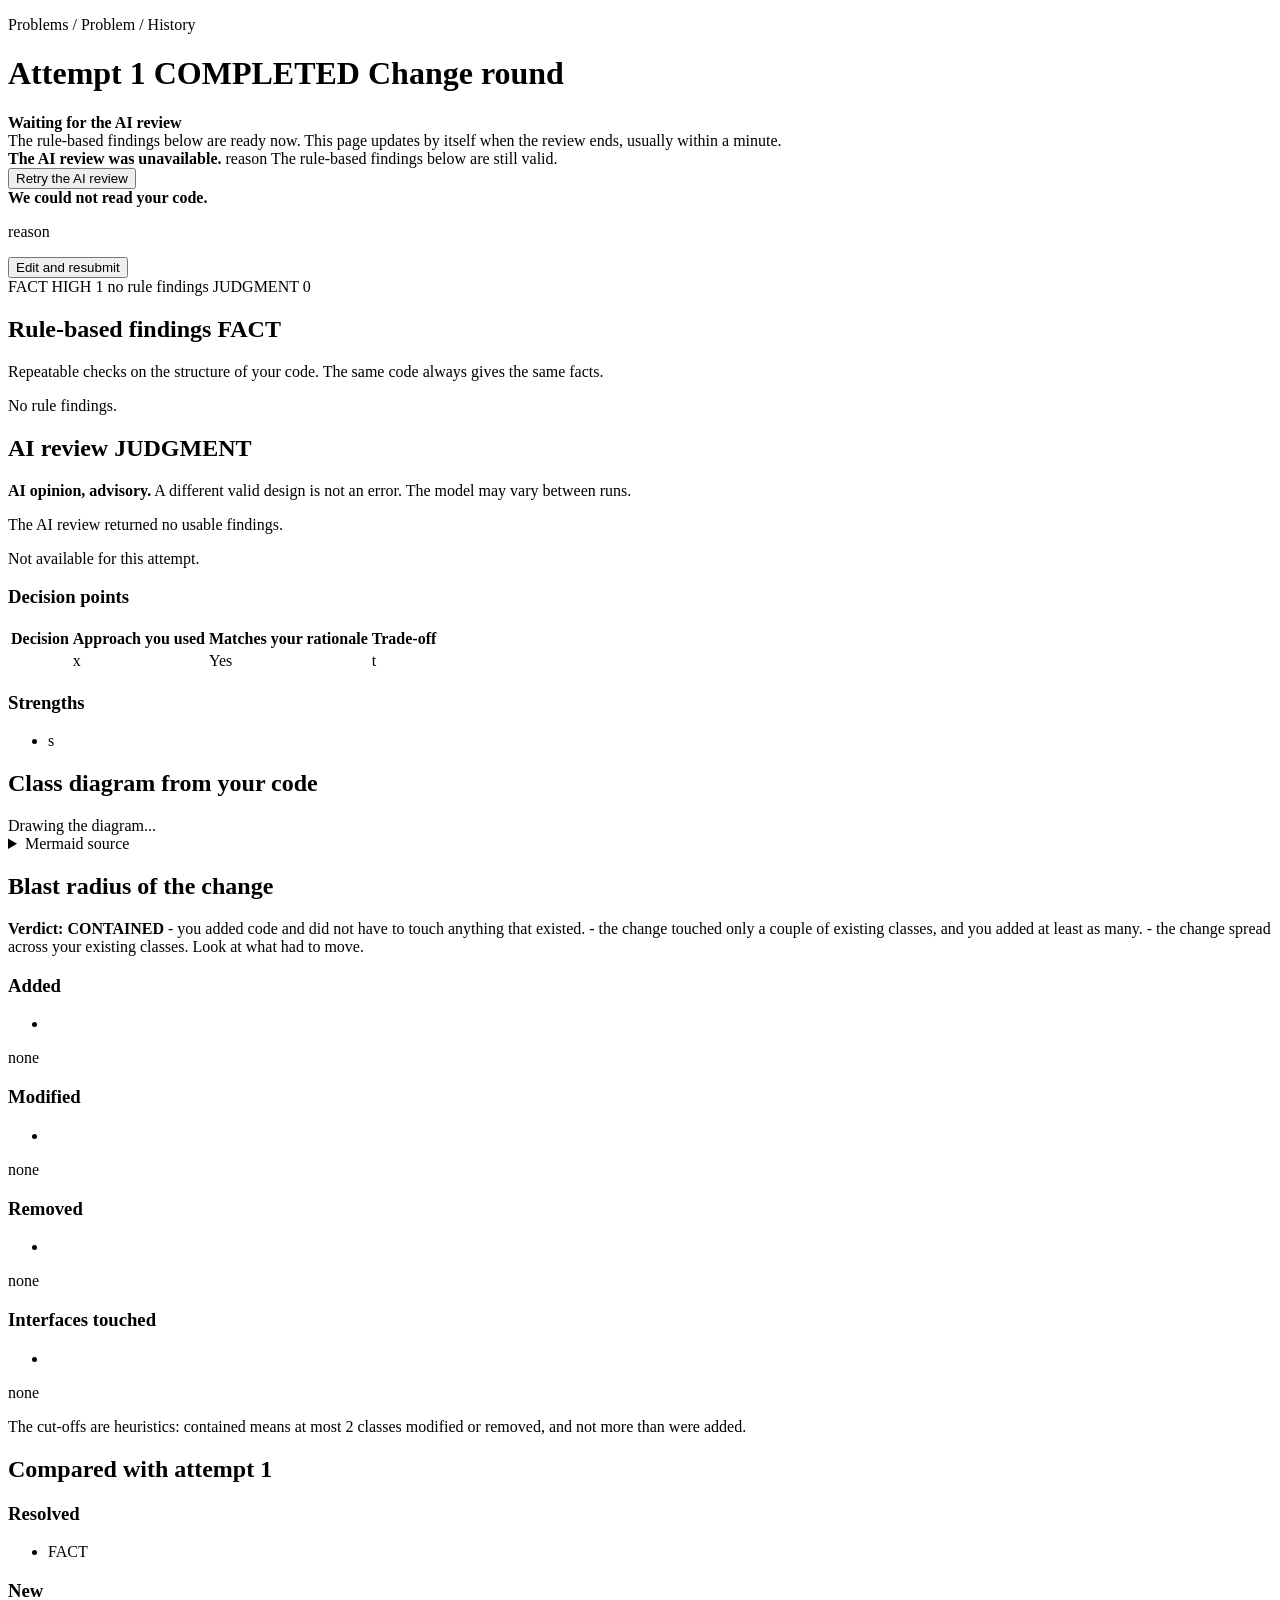
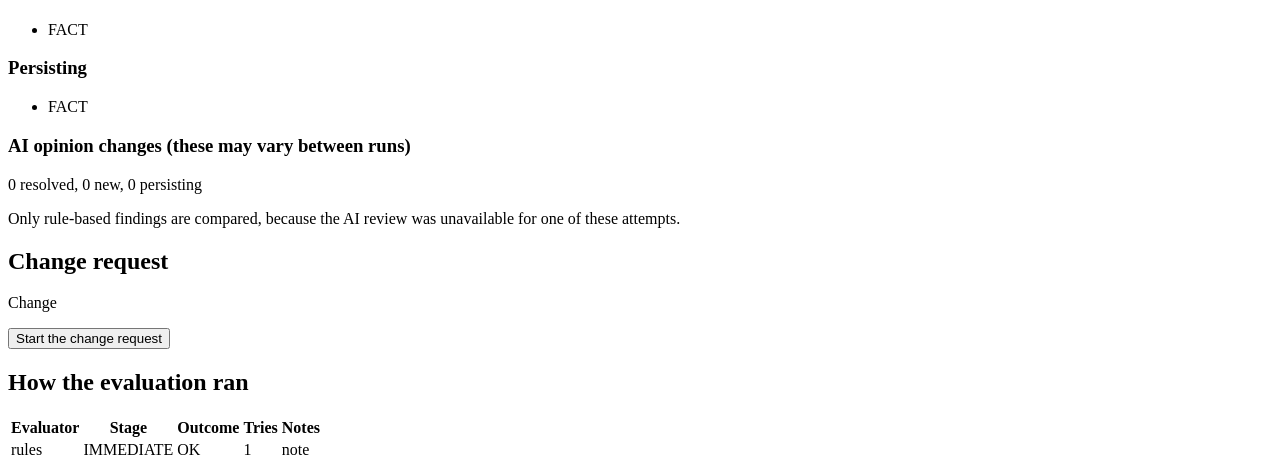
<file: src/main/resources/templates/attempt.html>
<!DOCTYPE html>
<html xmlns:th="http://www.thymeleaf.org">
<head th:replace="~{fragments :: head('Attempt')}"></head>
<body>
<header th:replace="~{fragments :: nav}"></header>
<main id="attempt" th:attr="data-attempt-id=${attempt.id()},data-status=${attempt.status()}">
  <p class="muted"><a th:href="@{/}">Problems</a> /
    <a th:href="@{/problems/{id}(id=${problem.id()})}" th:text="${problem.title()}">Problem</a> /
    <a th:href="@{/problems/{id}/history(id=${problem.id()})}">History</a></p>
  <h1>Attempt <span th:text="${attempt.sequence()}">1</span>
    <span class="badge" th:classappend="${attempt.status()}" th:text="${attempt.status()}">COMPLETED</span>
    <span class="badge INFO" th:if="${isChange}">Change round</span></h1>

  <div class="notice info loader" th:if="${running}" id="running" role="status" aria-live="polite">
    <span class="spinner" aria-hidden="true"></span>
    <span>
      <strong>Waiting for the AI review<span id="elapsed"></span></strong><br>
      The rule-based findings below are ready now. This page updates by itself when the review ends, usually within
      a minute.
    </span>
  </div>

  <div class="notice warn" th:if="${attempt.status().name() == 'PARTIAL'}">
    <strong>The AI review was unavailable.</strong>
    <span th:text="${attempt.failureReason()}">reason</span>
    The rule-based findings below are still valid.
    <form class="inline" method="post" data-busy="Retrying..." th:action="@{/attempts/{id}/retry(id=${attempt.id()})}">
      <button type="submit">Retry the AI review</button>
    </form>
  </div>

  <div class="notice error" th:if="${attempt.status().name() == 'FAILED'}">
    <strong>We could not read your code.</strong>
    <p th:text="${attempt.failureReason()}">reason</p>
    <form class="inline" method="post" th:action="@{/attempts/{id}/edit-again(id=${attempt.id()})}">
      <button type="submit">Edit and resubmit</button>
    </form>
  </div>

  <div class="strip" aria-label="Summary">
    <span><span class="badge FACT">FACT</span></span>
    <span th:each="s : ${factCounts.keySet()}" th:if="${factCounts.get(s) > 0}">
      <span class="badge" th:classappend="${s}" th:text="${s}">HIGH</span> <span th:text="${factCounts.get(s)}">1</span>
    </span>
    <span th:if="${report.facts().isEmpty()}" class="muted">no rule findings</span>
    <span><span class="badge JUDGMENT">JUDGMENT</span> <span th:text="${report.judgments().size()}">0</span></span>
  </div>

  <h2>Rule-based findings <span class="badge FACT">FACT</span></h2>
  <p class="muted">Repeatable checks on the structure of your code. The same code always gives the same facts.</p>
  <p class="muted" th:if="${factGroups.isEmpty() and attempt.status().name() != 'FAILED'}">No rule findings.</p>
  <th:block th:each="entry : ${factGroups}">
    <th:block th:each="f : ${entry.value}"><div th:replace="~{fragments :: finding(${f})}"></div></th:block>
  </th:block>
  <div th:if="${attempt.status().name() == 'FAILED'}">
    <th:block th:each="f : ${report.facts()}"><div th:replace="~{fragments :: finding(${f})}"></div></th:block>
  </div>

  <div th:if="${attempt.status().name() == 'COMPLETED' or attempt.status().name() == 'PARTIAL'}">
    <h2>AI review <span class="badge JUDGMENT">JUDGMENT</span></h2>
    <p class="muted"><strong>AI opinion, advisory.</strong> A different valid design is not an error. The model may vary between runs.</p>
    <p class="muted" th:if="${report.judgments().isEmpty() and attempt.status().name() == 'COMPLETED'}">The AI review returned no usable findings.</p>
    <p class="muted" th:if="${attempt.status().name() == 'PARTIAL'}">Not available for this attempt.</p>
    <th:block th:each="f : ${report.judgments()}"><div th:replace="~{fragments :: finding(${f})}"></div></th:block>

    <div th:if="${!report.assessments().isEmpty()}">
      <h3>Decision points</h3>
      <table>
        <thead><tr><th>Decision</th><th>Approach you used</th><th>Matches your rationale</th><th>Trade-off</th></tr></thead>
        <tbody>
          <tr th:each="a : ${report.assessments()}">
            <td>
              <span th:each="d : ${problem.decisionPoints()}" th:if="${d.id() == a.decisionPointId()}" th:text="${d.question()}"></span>
            </td>
            <td th:text="${a.approachUsed()}">x</td>
            <td th:text="${a.agreesWithRationale()} ? 'Yes' : 'No'">Yes</td>
            <td th:text="${a.tradeoff()}">t</td>
          </tr>
        </tbody>
      </table>
    </div>
    <div th:if="${!report.strengths().isEmpty()}">
      <h3>Strengths</h3>
      <ul class="plain"><li th:each="s : ${report.strengths()}" th:text="${s}">s</li></ul>
    </div>
  </div>

  <div th:if="${!report.mermaid().isEmpty()}">
    <h2>Class diagram from your code</h2>
    <div class="diagram" id="diagram" aria-label="Generated class diagram">Drawing the diagram...</div>
    <details>
      <summary>Mermaid source</summary>
      <pre class="src" id="mermaid-src" th:text="${report.mermaid()}">classDiagram</pre>
    </details>
  </div>

  <div th:if="${report.changeImpact() != null}">
    <h2>Blast radius of the change</h2>
    <div class="panel">
      <p><strong>Verdict: <span th:text="${report.changeImpact().verdict()}">CONTAINED</span></strong>
        <span class="muted" th:switch="${report.changeImpact().verdict().name()}">
          <span th:case="'ADDITIVE'">- you added code and did not have to touch anything that existed.</span>
          <span th:case="'CONTAINED'">- the change touched only a couple of existing classes, and you added at least as many.</span>
          <span th:case="*">- the change spread across your existing classes. Look at what had to move.</span>
        </span></p>
      <div class="cols">
        <div><h3>Added</h3><ul class="plain"><li th:each="c : ${report.changeImpact().added()}" th:text="${c}"></li></ul><span class="muted" th:if="${report.changeImpact().added().isEmpty()}">none</span></div>
        <div><h3>Modified</h3><ul class="plain"><li th:each="c : ${report.changeImpact().modified()}" th:text="${c}"></li></ul><span class="muted" th:if="${report.changeImpact().modified().isEmpty()}">none</span></div>
        <div><h3>Removed</h3><ul class="plain"><li th:each="c : ${report.changeImpact().removed()}" th:text="${c}"></li></ul><span class="muted" th:if="${report.changeImpact().removed().isEmpty()}">none</span></div>
        <div><h3>Interfaces touched</h3><ul class="plain"><li th:each="c : ${report.changeImpact().interfacesTouched()}" th:text="${c}"></li></ul><span class="muted" th:if="${report.changeImpact().interfacesTouched().isEmpty()}">none</span></div>
      </div>
      <p class="muted">The cut-offs are heuristics: contained means at most 2 classes modified or removed, and not more than were added.</p>
    </div>
  </div>

  <div th:if="${diff != null}">
    <h2>Compared with attempt <span th:text="${diff.previousSequence()}">1</span></h2>
    <div class="cols">
      <div class="panel"><h3>Resolved <span th:text="'(' + ${diff.facts().resolved().size()} + ')'"></span></h3>
        <ul class="plain"><li th:each="f : ${diff.facts().resolved()}"><span class="badge FACT">FACT</span> <span th:text="${f.ruleId()} + ' on ' + ${f.subject()}"></span></li></ul></div>
      <div class="panel"><h3>New <span th:text="'(' + ${diff.facts().added().size()} + ')'"></span></h3>
        <ul class="plain"><li th:each="f : ${diff.facts().added()}"><span class="badge FACT">FACT</span> <span th:text="${f.ruleId()} + ' on ' + ${f.subject()}"></span></li></ul></div>
      <div class="panel"><h3>Persisting <span th:text="'(' + ${diff.facts().persisting().size()} + ')'"></span></h3>
        <ul class="plain"><li th:each="f : ${diff.facts().persisting()}"><span class="badge FACT">FACT</span> <span th:text="${f.ruleId()} + ' on ' + ${f.subject()}"></span></li></ul></div>
    </div>
    <div th:if="${diff.judgmentsComparable()}">
      <h3>AI opinion changes <span class="muted">(these may vary between runs)</span></h3>
      <p th:text="${diff.judgments().summary()}">0 resolved, 0 new, 0 persisting</p>
    </div>
    <p class="muted" th:if="${!diff.judgmentsComparable()}">Only rule-based findings are compared, because the AI review was unavailable for one of these attempts.</p>
  </div>

  <div th:if="${canChange and !isChange}" class="panel">
    <h2>Change request</h2>
    <p th:text="${problem.changeRequest().text()}">Change</p>
    <form method="post" data-busy="Opening the editor..." th:action="@{/attempts/{id}/change-request(id=${attempt.id()})}">
      <button type="submit">Start the change request</button>
    </form>
  </div>

  <h2>How the evaluation ran</h2>
  <table th:if="${!report.runs().isEmpty()}">
    <thead><tr><th>Evaluator</th><th>Stage</th><th>Outcome</th><th>Tries</th><th>Notes</th></tr></thead>
    <tbody>
      <tr th:each="r : ${report.runs()}">
        <td th:text="${r.evaluatorId()}">rules</td><td th:text="${r.stage()}">IMMEDIATE</td>
        <td><span class="badge" th:classappend="${r.outcome().name() == 'OK'} ? 'COMPLETED' : 'FAILED'" th:text="${r.outcome()}">OK</span></td>
        <td th:text="${r.attemptsUsed()}">1</td><td th:text="${r.message()}">note</td>
      </tr>
    </tbody>
  </table>
</main>
<script th:src="@{/webjars/mermaid/11.12.3/dist/mermaid.min.js}"></script>
<script th:src="@{/js/attempt.js(v=3)}"></script>
</body>
</html>
</file>
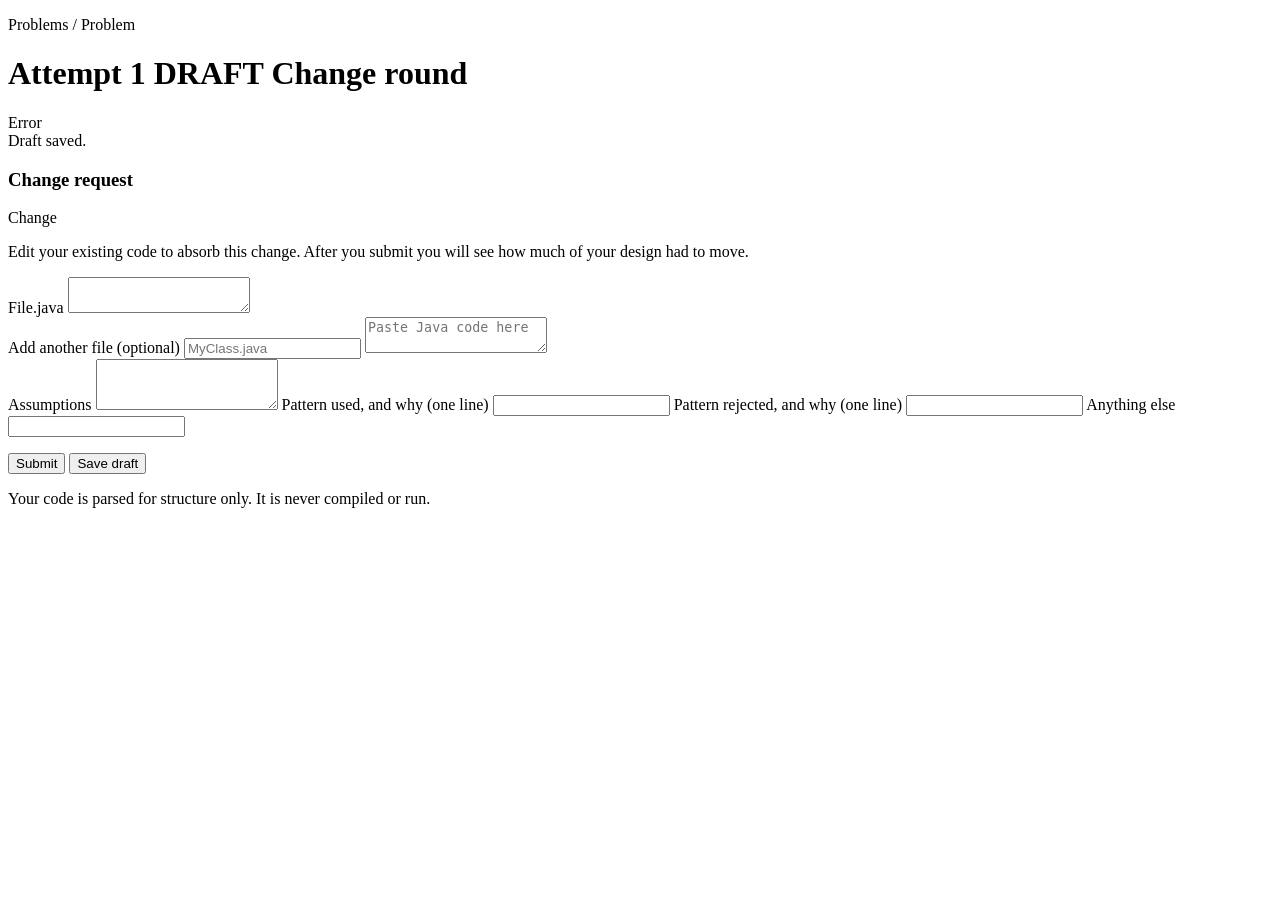
<file: src/main/resources/templates/editor.html>
<!DOCTYPE html>
<html xmlns:th="http://www.thymeleaf.org">
<head th:replace="~{fragments :: head('Editor')}"></head>
<body>
<header th:replace="~{fragments :: nav}"></header>
<main>
  <p class="muted"><a th:href="@{/}">Problems</a> / <a th:href="@{/problems/{id}(id=${problem.id()})}" th:text="${problem.title()}">Problem</a></p>
  <h1>Attempt <span th:text="${attempt.sequence()}">1</span>
    <span class="badge DRAFT">DRAFT</span>
    <span class="badge INFO" th:if="${isChange}">Change round</span></h1>

  <div class="notice error" th:if="${error != null}" role="alert" th:text="${error}">Error</div>
  <div class="notice info" th:if="${param.saved != null}">Draft saved.</div>

  <div class="panel" th:if="${isChange}">
    <h3>Change request</h3>
    <p th:text="${problem.changeRequest().text()}">Change</p>
    <p class="muted">Edit your existing code to absorb this change. After you submit you will see how much of your design had to move.</p>
  </div>

  <form method="post" data-busy="Submitting..." th:action="@{/attempts/{id}/submit(id=${attempt.id()})}">
    <div class="filebox" th:each="f : ${submission.files()}">
      <input type="hidden" name="fileName" th:value="${f.name()}">
      <label><span class="fname" th:text="${f.name()}">File.java</span></label>
      <textarea class="code" name="fileContent" spellcheck="false" th:text="${f.content()}"></textarea>
    </div>

    <div class="filebox">
      <label for="newFileName">Add another file (optional)</label>
      <input type="text" id="newFileName" name="newFileName" placeholder="MyClass.java">
      <textarea class="code" name="newFileContent" spellcheck="false" placeholder="Paste Java code here"></textarea>
    </div>

    <label for="assumptions">Assumptions</label>
    <textarea id="assumptions" name="assumptions" rows="3" th:text="${submission.assumptions()}"></textarea>

    <label for="patternUsed">Pattern used, and why (one line)</label>
    <input type="text" id="patternUsed" name="patternUsed" th:value="${submission.rationale().patternUsed()}">
    <label for="patternRejected">Pattern rejected, and why (one line)</label>
    <input type="text" id="patternRejected" name="patternRejected" th:value="${submission.rationale().patternRejected()}">
    <label for="note">Anything else</label>
    <input type="text" id="note" name="note" th:value="${submission.rationale().note()}">

    <p>
      <button type="submit">Submit</button>
      <button type="submit" class="secondary" th:formaction="@{/attempts/{id}/draft(id=${attempt.id()})}">Save draft</button>
    </p>
    <p class="muted">Your code is parsed for structure only. It is never compiled or run.</p>
  </form>
</main>
<script th:src="@{/js/attempt.js(v=3)}"></script>
</body>
</html>
</file>
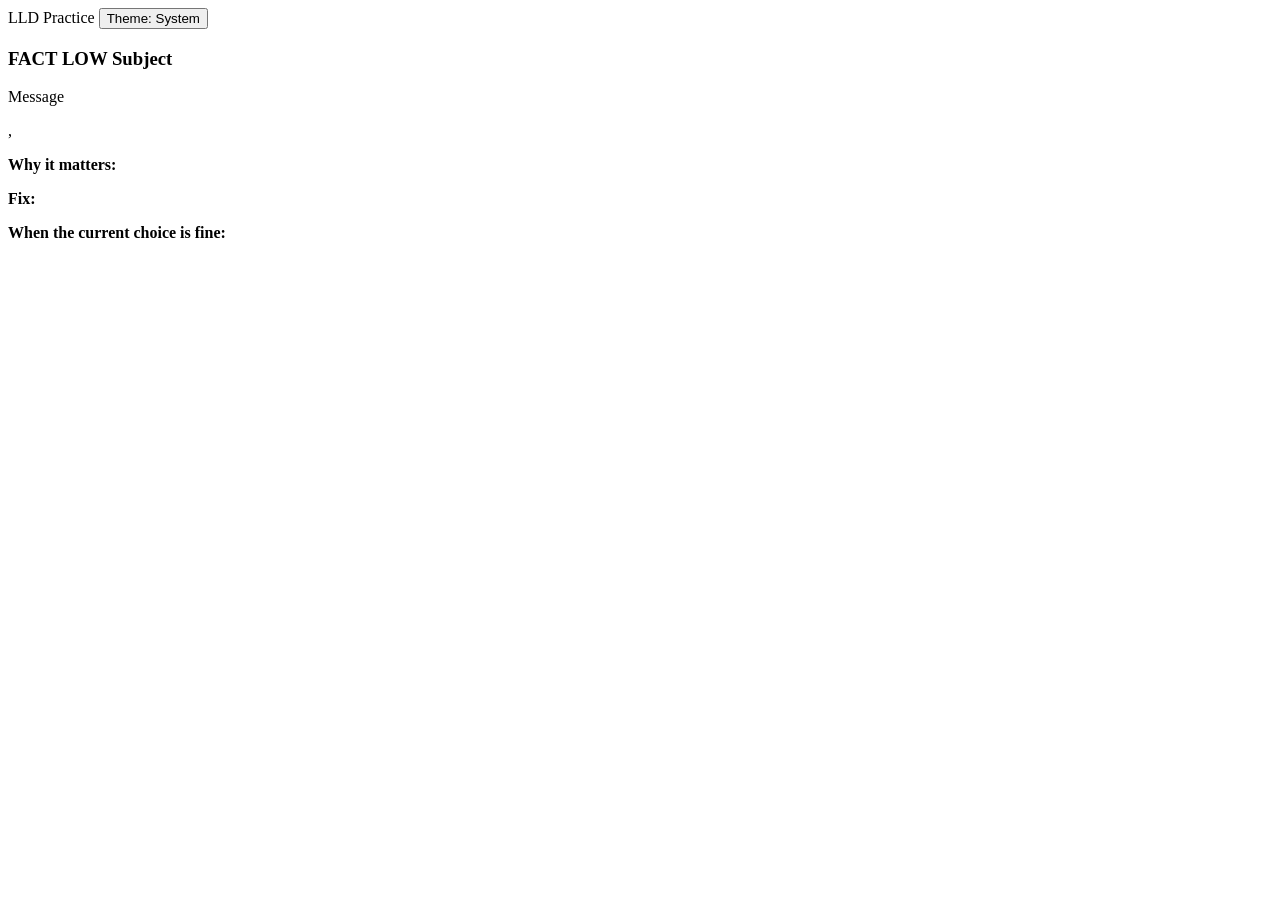
<file: src/main/resources/templates/fragments.html>
<!DOCTYPE html>
<html xmlns:th="http://www.thymeleaf.org">
<head th:fragment="head(title)">
  <meta charset="utf-8">
  <meta name="viewport" content="width=device-width, initial-scale=1">
  <title th:text="${title}">LLD Practice</title>
  <link rel="stylesheet" th:href="@{/css/app.css(v=3)}">
  <script th:src="@{/js/theme.js(v=1)}"></script>
</head>
<body>
<header class="top" th:fragment="nav">
  <a th:href="@{/}">LLD Practice</a>
  <button type="button" class="theme-toggle" id="theme-toggle" aria-label="Change colour theme">Theme: System</button>
</header>

<div th:fragment="finding(f)" class="finding" th:classappend="'sev-' + ${f.severity()}">
  <h3>
    <span class="badge" th:classappend="${f.kind()}" th:text="${f.kind()}">FACT</span>
    <span class="badge" th:classappend="${f.severity()}" th:text="${f.severity()}">LOW</span>
    <span th:text="${f.subject()}">Subject</span>
    <span class="muted" th:if="${f.kind().name() == 'JUDGMENT'}" th:text="'· ' + ${f.ruleId()}"></span>
  </h3>
  <p th:text="${f.message()}">Message</p>
  <p class="ev" th:if="${!f.evidence().isEmpty()}">
    <span th:each="e, st : ${f.evidence()}"><span th:text="${e.file()} + ':' + ${e.line()}"></span><span th:if="${!st.last}">, </span></span>
  </p>
  <p class="why"><strong>Why it matters:</strong> <span th:text="${f.why()}"></span></p>
  <p class="fix"><strong>Fix:</strong> <span th:text="${f.fix()}"></span></p>
  <p class="trade" th:if="${f.tradeoff() != null and !f.tradeoff().isEmpty()}"><strong>When the current choice is fine:</strong> <span th:text="${f.tradeoff()}"></span></p>
</div>
</body>
</html>
</file>
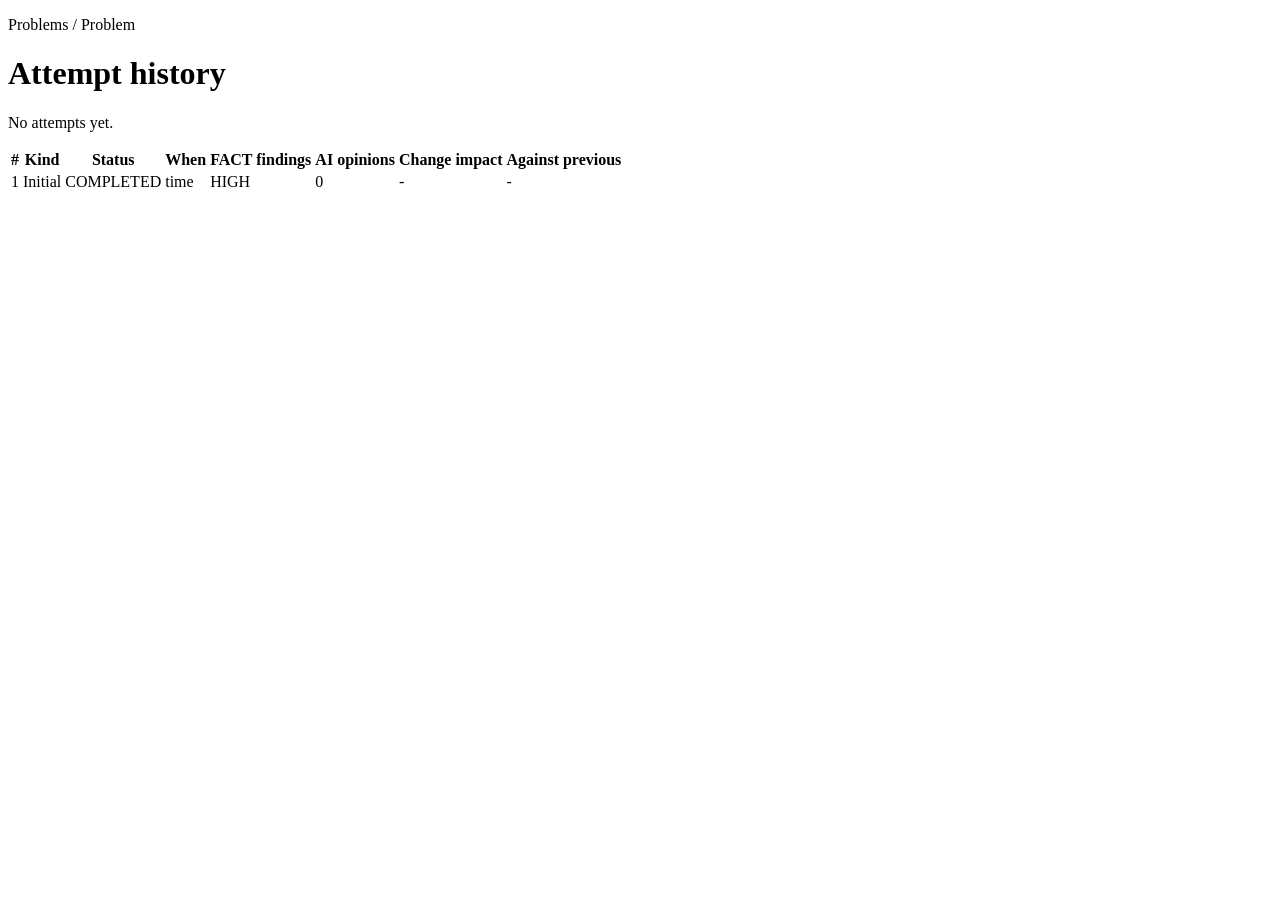
<file: src/main/resources/templates/history.html>
<!DOCTYPE html>
<html xmlns:th="http://www.thymeleaf.org">
<head th:replace="~{fragments :: head('Attempt history')}"></head>
<body>
<header th:replace="~{fragments :: nav}"></header>
<main>
  <p class="muted"><a th:href="@{/}">Problems</a> / <a th:href="@{/problems/{id}(id=${problem.id()})}" th:text="${problem.title()}">Problem</a></p>
  <h1>Attempt history <span class="muted" th:text="'- ' + ${problem.title()}"></span></h1>
  <p class="muted" th:if="${rows.isEmpty()}">No attempts yet.</p>
  <table th:if="${!rows.isEmpty()}">
    <thead><tr><th>#</th><th>Kind</th><th>Status</th><th>When</th><th>FACT findings</th><th>AI opinions</th><th>Change impact</th><th>Against previous</th></tr></thead>
    <tbody>
      <tr th:each="r : ${rows}">
        <td><a th:href="@{/attempts/{id}(id=${r.attemptId()})}" th:text="${r.sequence()}">1</a></td>
        <td th:text="${r.kind().name() == 'CHANGE_REVISION'} ? 'Change round' : 'Initial'">Initial</td>
        <td><span class="badge" th:classappend="${r.status()}" th:text="${r.status()}">COMPLETED</span></td>
        <td th:text="${r.whenText()}">time</td>
        <td>
          <span th:each="s : ${r.factCounts().keySet()}" th:if="${r.factCounts().get(s) > 0}">
            <span class="badge" th:classappend="${s}" th:text="${s}">HIGH</span> <span th:text="${r.factCounts().get(s)}"></span>&nbsp;
          </span>
        </td>
        <td th:text="${r.judgmentCount()}">0</td>
        <td th:text="${r.verdict() != null} ? ${r.verdict()} : '-'">-</td>
        <td th:text="${r.summary().isEmpty()} ? '-' : ${r.summary()}">-</td>
      </tr>
    </tbody>
  </table>
</main>
</body>
</html>
</file>
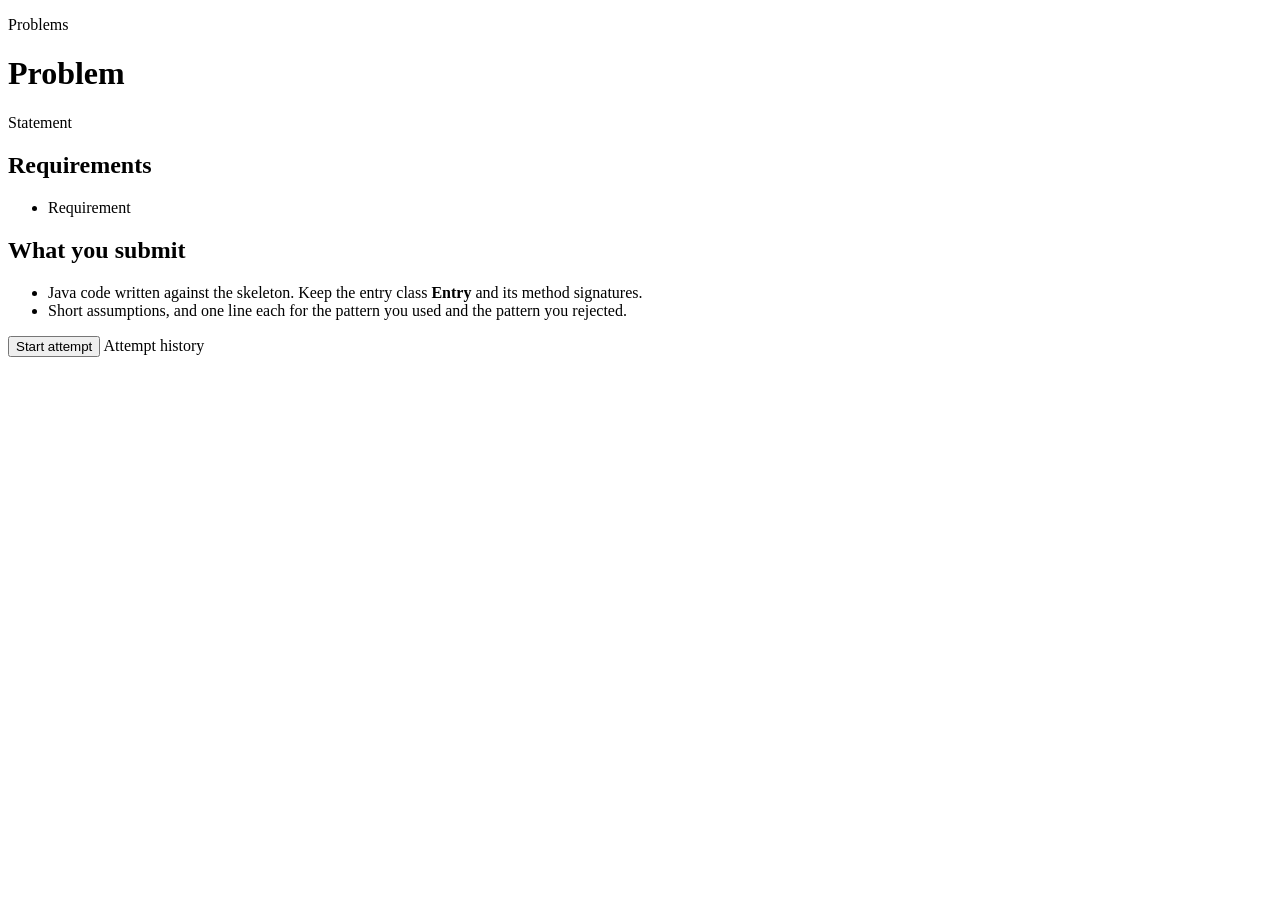
<file: src/main/resources/templates/problem.html>
<!DOCTYPE html>
<html xmlns:th="http://www.thymeleaf.org">
<head th:replace="~{fragments :: head(${problem.title()})}"></head>
<body>
<header th:replace="~{fragments :: nav}"></header>
<main>
  <p class="muted"><a th:href="@{/}">Problems</a></p>
  <h1 th:text="${problem.title()}">Problem</h1>
  <p class="lead" th:text="${problem.statement()}">Statement</p>
  <h2>Requirements</h2>
  <ul class="plain"><li th:each="r : ${problem.requirements()}" th:text="${r}">Requirement</li></ul>
  <h2>What you submit</h2>
  <ul class="plain">
    <li>Java code written against the skeleton. Keep the entry class
      <strong th:text="${#strings.listJoin(problem.entryTypes(), ', ')}">Entry</strong> and its method signatures.</li>
    <li>Short assumptions, and one line each for the pattern you used and the pattern you rejected.</li>
  </ul>
  <form th:action="@{/problems/{id}/attempts(id=${problem.id()})}" method="post">
    <button type="submit">Start attempt</button>
    <a class="button secondary" th:href="@{/problems/{id}/history(id=${problem.id()})}">Attempt history</a>
  </form>
</main>
</body>
</html>
</file>
